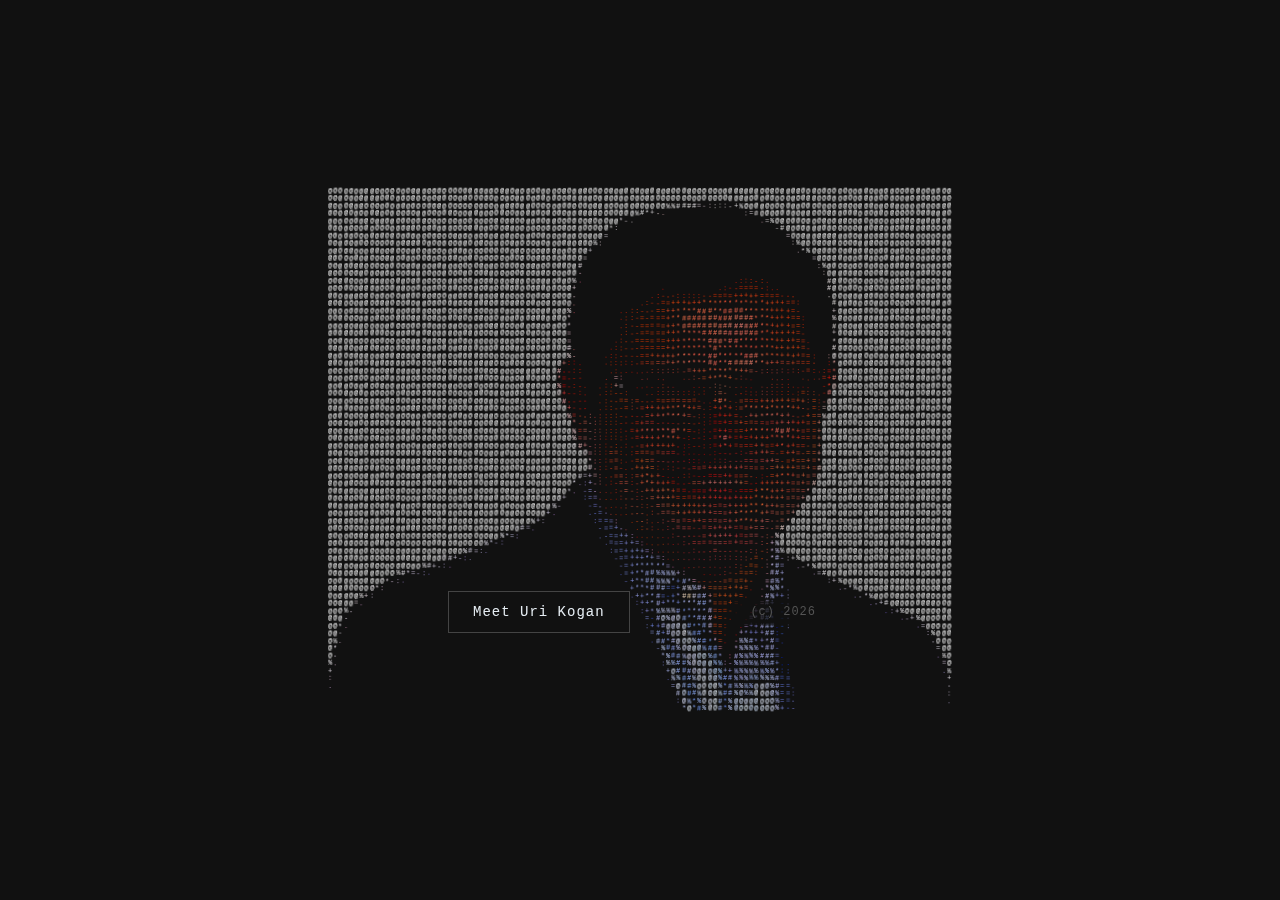
<file: index.html>
<!DOCTYPE html>
<html lang="en">
<head>
<meta charset="UTF-8">
<meta name="viewport" content="width=device-width, initial-scale=1.0">
<title>Uri Kogan - Builder PM | The Diff View v3</title>
<style>
/* ============================================================
   CSS CUSTOM PROPERTIES
   ============================================================ */
:root {
  /* Core palette - dark editor theme */
  --bg-primary: #0d1117;
  --bg-secondary: #161b22;
  --bg-tertiary: #21262d;
  --bg-hover: #30363d;
  --border-primary: #30363d;
  --border-secondary: #21262d;
  --border-accent: #58a6ff;

  /* Diff colors - FIXED for contrast (WCAG AA compliant)
     Backgrounds are subtle tints; text is always neutral high-contrast */
  --diff-red-bg: #2a1215;
  --diff-red-bg-highlight: #3d1a1e;
  --diff-red-accent: #f85149;
  --diff-red-border: #f8514966;
  --diff-green-bg: #0f2318;
  --diff-green-bg-highlight: #163d28;
  --diff-green-accent: #3fb950;
  --diff-green-border: #3fb95066;

  /* Text colors - all body text uses neutral high-contrast colors */
  --text-primary: #e6edf3;
  --text-secondary: #b1bac4;
  --text-tertiary: #8b949e;
  --text-muted: #6e7681;
  --text-link: #58a6ff;
  --text-accent: #d2a8ff;

  /* Typography */
  --font-mono: 'SF Mono', 'Cascadia Code', 'Fira Code', 'JetBrains Mono', Consolas, monospace;
  --font-sans: -apple-system, BlinkMacSystemFont, 'Segoe UI', Helvetica, Arial, sans-serif;
  --font-size-xs: 0.75rem;
  --font-size-sm: 0.8125rem;
  --font-size-base: 0.9375rem;
  --font-size-lg: 1.125rem;
  --font-size-xl: 1.5rem;
  --font-size-2xl: 2rem;
  --font-size-3xl: 2.75rem;
  --line-height-tight: 1.3;
  --line-height-normal: 1.6;
  --line-height-relaxed: 1.8;

  /* Spacing */
  --space-xs: 0.25rem;
  --space-sm: 0.5rem;
  --space-md: 1rem;
  --space-lg: 1.5rem;
  --space-xl: 2rem;
  --space-2xl: 3rem;
  --space-3xl: 4rem;

  /* Layout */
  --sidebar-width: 260px;
  --content-max-width: 960px;
  --tab-height: 38px;
  --header-height: 40px;

  /* Transitions */
  --transition-fast: 150ms ease;
  --transition-normal: 250ms ease;

  /* Radius */
  --radius-sm: 4px;
  --radius-md: 6px;
  --radius-lg: 8px;
}

/* ============================================================
   RESET & BASE
   ============================================================ */
*, *::before, *::after { box-sizing: border-box; margin: 0; padding: 0; }
html { scroll-behavior: smooth; -webkit-text-size-adjust: 100%; }

body {
  font-family: var(--font-mono);
  font-size: var(--font-size-base);
  line-height: var(--line-height-normal);
  color: var(--text-primary);
  background-color: var(--bg-primary);
  overflow-x: hidden;
}

a { color: var(--text-link); text-decoration: none; transition: color var(--transition-fast); }
a:hover { text-decoration: underline; }
::selection { background: #264f78; color: #fff; }

/* Skip nav for accessibility */
.skip-nav {
  position: absolute;
  top: -100%;
  left: var(--space-md);
  background: var(--bg-tertiary);
  color: var(--text-primary);
  padding: var(--space-sm) var(--space-md);
  border-radius: var(--radius-sm);
  z-index: 1000;
  font-size: var(--font-size-sm);
}
.skip-nav:focus { top: var(--space-sm); }

/* ============================================================
   LAYOUT: IDE-STYLE SHELL
   ============================================================ */
/* Splash screen */
#splash {
  position: fixed; top: 0; left: 0; width: 100%; height: 100%;
  background: #111; z-index: 9999; overflow: hidden;
  transition: opacity 0.8s ease;
}
#splash.fade-out { opacity: 0; pointer-events: none; }
#splash-container {
  position: absolute; top: 50%; left: 50%;
  font-family: 'Courier New', monospace;
  font-size: 7px; line-height: 7.5px; letter-spacing: 1px;
}
#splash .p {
  position: absolute; will-change: transform; white-space: pre; pointer-events: none;
}
#splash-enter {
  position: absolute; bottom: 80px; left: 120px; z-index: 2;
  font-family: 'Courier New', monospace; font-size: 14px;
  color: #e6edf3; background: rgba(17,17,17,0.7); border: 1px solid #444;
  padding: 12px 24px; cursor: pointer; letter-spacing: 1px;
  transition: border-color 0.3s, color 0.3s, opacity 1s ease;
  opacity: 0; pointer-events: none;
}
#splash-enter.visible { opacity: 1; pointer-events: auto; }
#splash-enter:hover { border-color: #58a6ff; color: #58a6ff; }
#splash-enter.pulse {
  animation: splash-pulse 2s ease-in-out infinite;
}
@keyframes splash-pulse {
  0%, 100% { border-color: #444; }
  50% { border-color: #58a6ff; }
}
#splash-copyright {
  position: absolute; bottom: 88px; right: 120px; z-index: 2;
  font-family: 'Courier New', monospace; font-size: 12px;
  color: #555; background: rgba(17,17,17,0.7); padding: 8px 16px;
  transition: opacity 1s ease; opacity: 0;
}
#splash-copyright.visible { opacity: 1; }

.app-shell { display: flex; flex-direction: column; height: 100vh; overflow: hidden; }

/* Title bar */
.title-bar {
  display: flex; align-items: center; height: var(--header-height);
  background: var(--bg-tertiary); border-bottom: 1px solid var(--border-primary);
  padding: 0 var(--space-md); flex-shrink: 0; -webkit-app-region: drag;
}
.title-bar__dots { display: flex; gap: 8px; margin-right: var(--space-lg); }
.title-bar__dot { width: 12px; height: 12px; border-radius: 50%; }
.title-bar__dot--close { background: #f85149; }
.title-bar__dot--minimize { background: #d29922; }
.title-bar__dot--maximize { background: #3fb950; }
.title-bar__title { font-size: var(--font-size-sm); color: var(--text-tertiary); flex: 1; text-align: center; }
.title-bar__title strong { color: var(--text-primary); }

.main-layout { display: flex; flex: 1; overflow: hidden; }

/* ============================================================
   SIDEBAR: FILE TREE
   ============================================================ */
.sidebar {
  width: var(--sidebar-width); background: var(--bg-secondary);
  border-right: 1px solid var(--border-primary);
  display: flex; flex-direction: column; flex-shrink: 0;
  overflow-y: auto; overflow-x: hidden;
}
.sidebar__header {
  padding: var(--space-sm) var(--space-md); font-size: var(--font-size-xs);
  color: var(--text-muted); text-transform: uppercase; letter-spacing: 0.1em;
  border-bottom: 1px solid var(--border-secondary);
  position: sticky; top: 0; background: var(--bg-secondary); z-index: 2;
}
.file-tree { list-style: none; padding: var(--space-sm) 0; font-size: var(--font-size-sm); }
.file-tree__item {
  display: flex; align-items: center; padding: 4px var(--space-md);
  cursor: pointer; color: var(--text-tertiary); position: relative;
  transition: background var(--transition-fast), color var(--transition-fast);
  white-space: nowrap; user-select: none;
}
.file-tree__item:hover { background: var(--bg-hover); color: var(--text-primary); }
.file-tree__item--active { background: var(--bg-tertiary); color: var(--text-primary); }
.file-tree__item--active::before {
  content: ''; position: absolute; left: 0; top: 0; bottom: 0;
  width: 2px; background: var(--border-accent);
}
.file-tree__icon {
  width: 16px; height: 16px; margin-right: 8px; flex-shrink: 0;
  display: flex; align-items: center; justify-content: center; font-size: 14px;
}
.file-tree__folder { padding-left: calc(var(--space-md) + 16px); }
.file-tree__divider { height: 1px; background: var(--border-secondary); margin: var(--space-sm) var(--space-md); }

.sidebar__stats {
  margin-top: auto; padding: var(--space-md); border-top: 1px solid var(--border-secondary);
}
.sidebar__stat {
  display: flex; justify-content: space-between; padding: 3px 0;
  font-size: var(--font-size-xs); color: var(--text-muted);
}
.sidebar__stat-value { color: var(--diff-green-accent); font-weight: 600; }

/* ============================================================
   TAB BAR
   ============================================================ */
.tab-bar {
  display: flex; height: var(--tab-height); background: var(--bg-secondary);
  border-bottom: 1px solid var(--border-primary);
  overflow-x: auto; flex-shrink: 0; scrollbar-width: none;
}
.tab-bar::-webkit-scrollbar { display: none; }

.tab {
  display: flex; align-items: center; padding: 0 var(--space-lg);
  font-size: var(--font-size-sm); color: var(--text-tertiary);
  background: var(--bg-secondary); border-right: 1px solid var(--border-primary);
  cursor: pointer; white-space: nowrap; position: relative; user-select: none;
  transition: background var(--transition-fast), color var(--transition-fast);
}
.tab:hover { background: var(--bg-tertiary); color: var(--text-primary); }
.tab--active { background: var(--bg-primary); color: var(--text-primary); }
.tab--active::after {
  content: ''; position: absolute; top: 0; left: 0; right: 0;
  height: 2px; background: var(--border-accent);
}
.tab__icon { margin-right: 6px; font-size: 14px; }
.tab__modified { width: 8px; height: 8px; border-radius: 50%; background: #d29922; margin-left: 8px; }

/* ============================================================
   CONTENT AREA
   ============================================================ */
.content-area { flex: 1; overflow-y: auto; overflow-x: hidden; scroll-behavior: smooth; }

.content-panel {
  display: none; padding: var(--space-2xl) var(--space-xl);
  max-width: var(--content-max-width); margin: 0 auto;
  animation: fadeIn 0.3s ease;
}
.content-panel--active { display: block; }

@keyframes fadeIn {
  from { opacity: 0; transform: translateY(8px); }
  to { opacity: 1; transform: translateY(0); }
}

/* ============================================================
   SECTION HEADERS
   ============================================================ */
.section-header {
  display: flex; align-items: center; gap: var(--space-md);
  margin-bottom: var(--space-xl); padding-bottom: var(--space-md);
  border-bottom: 1px solid var(--border-primary);
}
.section-header__version {
  font-size: var(--font-size-xs); color: var(--text-accent);
  background: #2d1b4e; padding: 2px 8px; border-radius: var(--radius-sm); font-weight: 600;
}
.section-header__title {
  font-family: var(--font-sans); font-size: var(--font-size-xl);
  font-weight: 600; color: var(--text-primary);
}
.section-header__path {
  font-size: var(--font-size-sm); color: var(--text-muted); margin-left: auto;
}

/* ============================================================
   HERO SECTION
   ============================================================ */
.hero { padding: var(--space-3xl) 0 var(--space-2xl); }

.hero__badge {
  display: inline-flex; align-items: center; gap: 6px;
  font-size: var(--font-size-xs); color: var(--text-primary);
  background: var(--diff-green-bg); border: 1px solid var(--diff-green-border);
  padding: 4px 12px; border-radius: 999px; margin-bottom: var(--space-lg);
}
.hero__badge::before {
  content: ''; width: 8px; height: 8px; border-radius: 50%;
  background: var(--diff-green-accent); animation: pulse 2s ease-in-out infinite;
}
@keyframes pulse { 0%, 100% { opacity: 0.6; } 50% { opacity: 1; } }

.hero__name {
  font-family: var(--font-sans); font-size: var(--font-size-3xl);
  font-weight: 700; color: var(--text-primary);
  line-height: var(--line-height-tight); margin-bottom: var(--space-md);
}
.hero__subtitle {
  font-size: var(--font-size-lg); color: var(--text-secondary);
  margin-bottom: var(--space-md); max-width: 640px; font-family: var(--font-sans);
  line-height: var(--line-height-normal);
}
.hero__explainer {
  font-size: var(--font-size-sm); color: var(--text-muted);
  margin-bottom: var(--space-2xl); font-style: italic;
}

/* ============================================================
   DIFF BLOCKS (used only where genuine before/after exists)
   ============================================================ */
.diff-block {
  background: var(--bg-secondary); border: 1px solid var(--border-primary);
  border-radius: var(--radius-md); overflow: hidden; margin-bottom: var(--space-xl);
}
.diff-block__header {
  display: flex; align-items: center; gap: var(--space-sm);
  padding: var(--space-sm) var(--space-md); background: var(--bg-tertiary);
  border-bottom: 1px solid var(--border-primary); font-size: var(--font-size-sm);
  color: var(--text-tertiary);
}
.diff-block__filename { color: var(--text-primary); font-weight: 600; }
.diff-block__stats { margin-left: auto; display: flex; gap: var(--space-sm); font-size: var(--font-size-xs); }
.diff-block__additions { color: var(--diff-green-accent); }
.diff-block__deletions { color: var(--diff-red-accent); }

.diff-line {
  display: flex; padding: 2px var(--space-md); font-size: var(--font-size-sm);
  line-height: 1.7; border-left: 3px solid transparent;
}
/* FIXED: Use neutral text colors on colored backgrounds for WCAG AA compliance */
.diff-line--removed {
  background: var(--diff-red-bg); border-left-color: var(--diff-red-accent);
  color: var(--text-secondary); border-left-style: dashed;
}
.diff-line--added {
  background: var(--diff-green-bg); border-left-color: var(--diff-green-accent);
  color: var(--text-primary); border-left-style: solid;
}
.diff-line--context { color: var(--text-tertiary); }
.diff-line--header { color: var(--text-accent); background: #1c1236; font-style: italic; }

.diff-line__number {
  width: 48px; flex-shrink: 0; color: var(--text-muted);
  text-align: right; padding-right: var(--space-md);
  user-select: none; font-size: var(--font-size-xs);
}
.diff-line__prefix {
  width: 20px; flex-shrink: 0; user-select: none; font-weight: 700;
}
/* Prefix colors are accent; content text stays neutral */
.diff-line--removed .diff-line__prefix { color: var(--diff-red-accent); }
.diff-line--added .diff-line__prefix { color: var(--diff-green-accent); }

.diff-line__content { flex: 1; white-space: pre-wrap; word-break: break-word; }

/* ============================================================
   STATS BAR
   ============================================================ */
.stats-bar {
  display: grid; grid-template-columns: repeat(auto-fit, minmax(140px, 1fr));
  gap: 1px; background: var(--border-primary); border: 1px solid var(--border-primary);
  border-radius: var(--radius-md); overflow: hidden; margin: var(--space-2xl) 0;
}
.stat-cell {
  background: var(--bg-secondary); padding: var(--space-lg) var(--space-md);
  text-align: center; transition: background var(--transition-fast);
}
.stat-cell:hover { background: var(--bg-tertiary); }
.stat-cell__value {
  font-size: var(--font-size-xl); font-weight: 700;
  color: var(--diff-green-accent); display: block; font-family: var(--font-sans);
}
.stat-cell__label {
  font-size: var(--font-size-xs); color: var(--text-muted); margin-top: 4px; display: block;
}

/* ============================================================
   MARKDOWN RENDERED CONTENT (for non-diff panels)
   ============================================================ */
.md-content {
  font-family: var(--font-sans);
  color: var(--text-secondary);
  line-height: var(--line-height-relaxed);
}
.md-content h2 {
  font-size: var(--font-size-xl); font-weight: 700; color: var(--text-primary);
  margin: var(--space-2xl) 0 var(--space-md); padding-bottom: var(--space-sm);
  border-bottom: 1px solid var(--border-primary);
}
.md-content h3 {
  font-size: var(--font-size-lg); font-weight: 600; color: var(--text-primary);
  margin: var(--space-xl) 0 var(--space-sm);
}
.md-content h4 {
  font-size: var(--font-size-base); font-weight: 600; color: var(--text-primary);
  margin: var(--space-lg) 0 var(--space-xs);
}
.md-content p {
  margin-bottom: var(--space-md); color: var(--text-secondary);
}
.md-content ul, .md-content ol {
  margin-bottom: var(--space-md); padding-left: var(--space-xl);
}
.md-content li {
  margin-bottom: var(--space-xs); color: var(--text-secondary);
}
.md-content strong { color: var(--text-primary); }

.md-content blockquote {
  margin: var(--space-lg) 0; padding: var(--space-md) var(--space-lg);
  border-left: 3px solid var(--text-accent); background: var(--bg-secondary);
  border-radius: 0 var(--radius-md) var(--radius-md) 0;
  font-style: italic; color: var(--text-secondary);
}
.md-content blockquote p { margin-bottom: 0; }

.md-content code {
  font-family: var(--font-mono); font-size: var(--font-size-sm);
  background: var(--bg-tertiary); padding: 2px 6px;
  border-radius: var(--radius-sm); color: var(--text-primary);
}


/* ============================================================
   PROJECT CARDS - FEATURED (large, with diff)
   ============================================================ */
.project-featured {
  background: var(--bg-secondary); border: 1px solid var(--border-primary);
  border-radius: var(--radius-md); margin-bottom: var(--space-2xl);
  overflow: hidden; transition: border-color var(--transition-normal);
}
.project-featured:hover { border-color: var(--border-accent); }

.project-featured__header {
  display: flex; align-items: center; gap: var(--space-md);
  padding: var(--space-md) var(--space-lg); background: var(--bg-tertiary);
  border-bottom: 1px solid var(--border-primary);
}
.project-featured__name { font-size: var(--font-size-base); font-weight: 600; color: var(--text-primary); }

.project-featured__body {
  padding: var(--space-lg);
  font-family: var(--font-sans);
}
.project-featured__body p {
  font-size: var(--font-size-sm); color: var(--text-secondary);
  line-height: var(--line-height-normal); margin-bottom: var(--space-md);
}
.project-featured__body strong { color: var(--text-primary); }

/* Split diff inside featured project */
.project-diff {
  display: grid; grid-template-columns: 1fr 1fr;
  border-top: 1px solid var(--border-primary);
}
.project-diff__before, .project-diff__after {
  padding: var(--space-lg);
}
.project-diff__before {
  background: var(--diff-red-bg); border-right: 1px solid var(--border-primary);
  border-left: 3px dashed var(--diff-red-accent);
}
.project-diff__after {
  background: var(--diff-green-bg);
  border-left: 3px solid var(--diff-green-accent);
}
.project-diff__label {
  display: flex; align-items: center; gap: 6px;
  font-size: var(--font-size-xs); text-transform: uppercase;
  letter-spacing: 0.1em; margin-bottom: var(--space-md); font-weight: 700;
  font-family: var(--font-mono);
}
/* Labels use accent color; text body uses neutral */
.project-diff__label--before { color: var(--diff-red-accent); }
.project-diff__label--after { color: var(--diff-green-accent); }
.project-diff__text {
  font-family: var(--font-sans); font-size: var(--font-size-sm);
  line-height: var(--line-height-normal); color: var(--text-secondary);
}

.project-featured__insight {
  padding: var(--space-md) var(--space-lg);
  border-top: 1px solid var(--border-primary); background: var(--bg-secondary);
  font-size: var(--font-size-sm); display: flex; gap: var(--space-sm); align-items: flex-start;
}
.project-featured__insight-label { color: var(--text-accent); font-weight: 700; white-space: nowrap; flex-shrink: 0; }
.project-featured__insight-text { color: var(--text-secondary); font-family: var(--font-sans); }

/* ============================================================
   PROJECT CARDS - MEDIUM (internal tools)
   ============================================================ */
.project-medium {
  background: var(--bg-secondary); border: 1px solid var(--border-primary);
  border-radius: var(--radius-md); margin-bottom: var(--space-lg);
  overflow: hidden; transition: border-color var(--transition-normal);
}
.project-medium:hover { border-color: var(--border-accent); }

.project-medium__header {
  display: flex; align-items: center; gap: var(--space-md);
  padding: var(--space-sm) var(--space-lg); background: var(--bg-tertiary);
  border-bottom: 1px solid var(--border-primary);
}
.project-medium__name { font-size: var(--font-size-sm); font-weight: 600; color: var(--text-primary); }
.project-medium__body {
  padding: var(--space-md) var(--space-lg);
  font-family: var(--font-sans); font-size: var(--font-size-sm);
  color: var(--text-secondary); line-height: var(--line-height-normal);
}
.project-medium__body strong { color: var(--text-primary); }
.project-medium__outcome {
  padding: var(--space-sm) var(--space-lg) var(--space-md);
  font-size: var(--font-size-sm); font-family: var(--font-mono);
  color: var(--text-accent);
}

/* ============================================================
   PROJECT CARDS - COMPACT (building aptitude)
   ============================================================ */
.project-compact {
  display: flex; align-items: center; gap: var(--space-md);
  background: var(--bg-secondary); border: 1px solid var(--border-primary);
  border-radius: var(--radius-md); padding: var(--space-md) var(--space-lg);
  margin-bottom: var(--space-sm); transition: border-color var(--transition-normal);
}
.project-compact:hover { border-color: var(--border-accent); }
.project-compact__name { font-size: var(--font-size-sm); font-weight: 600; color: var(--text-primary); white-space: nowrap; }
.project-compact__desc {
  font-size: var(--font-size-sm); color: var(--text-tertiary);
  font-family: var(--font-sans); flex: 1;
}
.project-compact__link {
  font-size: var(--font-size-xs); color: var(--text-link); white-space: nowrap;
}

/* ============================================================
   EXPERIENCE - CHANGELOG
   ============================================================ */
.changelog-entry { margin-bottom: var(--space-2xl); position: relative; }
.changelog-entry::before {
  content: ''; position: absolute; left: 7px; top: 28px; bottom: -24px;
  width: 2px; background: var(--border-primary);
}
.changelog-entry:last-child::before { display: none; }

.changelog-version { display: flex; align-items: center; gap: var(--space-md); margin-bottom: var(--space-md); }
.changelog-version__dot {
  width: 16px; height: 16px; border-radius: 50%;
  background: var(--bg-tertiary); border: 2px solid var(--border-accent);
  flex-shrink: 0; position: relative; z-index: 1;
}
.changelog-version__tag {
  font-size: var(--font-size-sm); font-weight: 700; color: var(--text-accent);
  background: #2d1b4e; padding: 2px 10px; border-radius: var(--radius-sm);
}
.changelog-version__title {
  font-family: var(--font-sans); font-size: var(--font-size-base);
  font-weight: 600; color: var(--text-primary);
}
.changelog-version__period { font-size: var(--font-size-xs); color: var(--text-muted); margin-left: auto; }

.changelog-body { margin-left: 32px; padding-left: var(--space-lg); }
.changelog-section { margin-bottom: var(--space-md); }
.changelog-section__label {
  font-size: var(--font-size-xs); text-transform: uppercase;
  letter-spacing: 0.05em; font-weight: 700; margin-bottom: var(--space-xs);
}
.changelog-section__label--added { color: var(--diff-green-accent); }
.changelog-section__label--changed { color: #d29922; }
.changelog-section__label--fixed { color: var(--text-link); }
.changelog-section__label--result { color: var(--text-accent); }

.changelog-item {
  font-size: var(--font-size-sm); color: var(--text-secondary); padding: 2px 0;
  padding-left: var(--space-md); position: relative; font-family: var(--font-sans);
}
.changelog-item::before { content: '-'; position: absolute; left: 0; color: var(--text-muted); }
.changelog-item--result { font-weight: 600; color: var(--text-accent); }
.changelog-item--result::before { content: '=>'; color: var(--text-accent); left: -4px; }

/* ============================================================
   TESTIMONIALS - CODE REVIEW APPROVALS
   ============================================================ */
.review-card {
  background: var(--bg-secondary); border: 1px solid var(--border-primary);
  border-radius: var(--radius-md); margin-bottom: var(--space-lg);
  overflow: hidden; transition: border-color var(--transition-normal);
}
.review-card:hover { border-color: var(--diff-green-border); }

.review-card__header {
  display: flex; align-items: center; gap: var(--space-sm);
  padding: var(--space-sm) var(--space-md); background: var(--bg-tertiary);
  border-bottom: 1px solid var(--border-primary); font-size: var(--font-size-sm);
}
.review-card__status { color: #3fb950; font-size: 16px; font-weight: 700; }
.review-card__reviewer { color: var(--text-primary); font-weight: 600; }
.review-card__role { color: var(--text-muted); font-size: var(--font-size-xs); }
.review-card__body {
  padding: var(--space-md) var(--space-lg);
  font-family: var(--font-sans); font-size: var(--font-size-sm);
  color: var(--text-secondary); line-height: var(--line-height-normal); font-style: italic;
}


/* ============================================================
   CONTACT / CTA
   ============================================================ */
.contact-section { padding: var(--space-3xl) 0; }
.contact-section__heading {
  font-family: var(--font-sans); font-size: var(--font-size-2xl);
  font-weight: 700; color: var(--text-primary); margin-bottom: var(--space-md);
}
.contact-section__sub {
  font-size: var(--font-size-base); color: var(--text-secondary);
  margin-bottom: var(--space-xl); font-family: var(--font-sans);
  max-width: 600px; line-height: var(--line-height-normal);
}

.consulting-grid {
  display: grid; grid-template-columns: repeat(auto-fit, minmax(240px, 1fr));
  gap: var(--space-md); margin-bottom: var(--space-2xl);
}
.consulting-card {
  background: var(--bg-secondary); border: 1px solid var(--border-primary);
  border-radius: var(--radius-md); padding: var(--space-lg);
}
.consulting-card__title {
  font-family: var(--font-sans); font-size: var(--font-size-sm);
  font-weight: 600; color: var(--text-primary); margin-bottom: var(--space-xs);
}
.consulting-card__desc {
  font-family: var(--font-sans); font-size: var(--font-size-xs);
  color: var(--text-tertiary); line-height: var(--line-height-normal);
}


.connect-btn {
  display: inline-flex; align-items: center; gap: var(--space-sm);
  padding: 12px 28px; background: #238636; color: #fff;
  font-family: var(--font-mono); font-size: var(--font-size-sm);
  font-weight: 600; border: 1px solid #2ea043;
  border-radius: var(--radius-md); cursor: pointer;
  transition: background var(--transition-fast), transform var(--transition-fast);
  text-decoration: none; margin-bottom: var(--space-xl);
}
.connect-btn:hover { background: #2ea043; transform: translateY(-1px); text-decoration: none; }

/* ============================================================
   STATUS BAR
   ============================================================ */
.status-bar {
  display: flex; align-items: center; height: 24px;
  padding: 0 var(--space-md); background: #0969da;
  font-size: var(--font-size-xs); color: #fff; flex-shrink: 0; gap: var(--space-lg);
}
.status-bar__item { display: flex; align-items: center; gap: 4px; white-space: nowrap; }
.status-bar__right { margin-left: auto; display: flex; gap: var(--space-lg); }

/* ============================================================
   SCROLL ANIMATION
   ============================================================ */
.reveal {
  opacity: 0; transform: translateY(16px);
  transition: opacity 0.5s ease, transform 0.5s ease;
}
.reveal--visible { opacity: 1; transform: translateY(0); }

@media (prefers-reduced-motion: reduce) {
  .reveal { opacity: 1; transform: none; transition: none; }
  @keyframes pulse { 0%, 100% { opacity: 1; } }
  .content-panel { animation: none; }
}

/* ============================================================
   MOBILE MENU TOGGLE
   ============================================================ */
.mobile-menu-btn {
  display: none; background: none; border: none;
  color: var(--text-secondary); font-size: 18px; cursor: pointer; padding: 4px;
}

.mobile-overlay {
  position: fixed; inset: 0; background: rgba(0,0,0,0.5);
  z-index: 99; display: none;
}
.mobile-overlay--visible { display: block; }

/* ============================================================
   MOBILE RESPONSIVE
   ============================================================ */
@media (max-width: 768px) {
  .mobile-menu-btn { display: flex; align-items: center; }
  .sidebar { display: none; }
  .sidebar--mobile-open {
    display: flex; position: fixed;
    top: var(--header-height); left: 0; bottom: 24px;
    width: 280px; z-index: 100;
    box-shadow: 4px 0 24px rgba(0,0,0,0.5);
  }
  .title-bar__dots { display: none; }
  .content-panel { padding: var(--space-lg) var(--space-md); }
  .hero__name { font-size: var(--font-size-2xl); }

  .project-diff { grid-template-columns: 1fr; }
  .project-diff__before { border-right: none; border-bottom: 1px solid var(--border-primary); }

  .diff-line__number { width: 32px; font-size: 10px; }
  .section-header { flex-wrap: wrap; }
  .section-header__path { margin-left: 0; width: 100%; order: -1; }

  .changelog-version { flex-wrap: wrap; }
  .changelog-version__period { margin-left: 0; width: 100%; padding-left: 32px; }

  .stats-bar { grid-template-columns: repeat(2, 1fr); }
  .tab { padding: 0 var(--space-md); font-size: var(--font-size-xs); }
  .status-bar { overflow-x: auto; }
  .consulting-grid { grid-template-columns: 1fr; }

  .project-compact { flex-direction: column; align-items: flex-start; }
}

@media (max-width: 480px) {
  .stats-bar { grid-template-columns: 1fr 1fr; }
  .hero__name { font-size: 1.6rem; }
  .diff-line { font-size: var(--font-size-xs); }
}

/* Custom scrollbar */
::-webkit-scrollbar { width: 10px; height: 10px; }
::-webkit-scrollbar-track { background: var(--bg-primary); }
::-webkit-scrollbar-thumb { background: var(--bg-hover); border-radius: 5px; border: 2px solid var(--bg-primary); }
::-webkit-scrollbar-thumb:hover { background: #484f58; }

/* Artifact placeholders */
.artifact-placeholder {
  border: 2px dashed var(--border-primary);
  border-radius: var(--radius-md);
  padding: var(--space-2xl) var(--space-lg);
  margin: var(--space-lg) 0;
  display: flex;
  flex-direction: column;
  align-items: center;
  justify-content: center;
  gap: var(--space-sm);
  background: var(--bg-secondary);
  min-height: 180px;
}
.artifact-placeholder__icon {
  font-size: 2.5rem;
  opacity: 0.5;
}
.artifact-placeholder__label {
  font-family: var(--font-sans);
  font-size: var(--font-size-sm);
  color: var(--text-muted);
  text-align: center;
}
</style>
</head>
<body>

<!-- ============================================================
     SPLASH SCREEN - ASCII Particle Assembly
     ============================================================ -->
<div id="splash">
  <div id="splash-container">
    <button id="splash-enter">Meet Uri Kogan</button>
    <div id="splash-copyright">(c) 2026</div>
  </div>
</div>

<!-- Skip navigation for accessibility -->
<a href="#main-content" class="skip-nav">Skip to main content</a>

<!-- ============================================================
     APP SHELL - IDE Chrome
     ============================================================ -->
<div class="app-shell" style="display:none;" role="application" aria-label="Portfolio website styled as a code editor">

  <!-- Title Bar -->
  <header class="title-bar">
    <button class="mobile-menu-btn" id="mobileMenuBtn" aria-label="Toggle navigation menu" aria-expanded="false">
      <span>=</span>
    </button>
    <div class="title-bar__dots" aria-hidden="true">
      <div class="title-bar__dot title-bar__dot--close"></div>
      <div class="title-bar__dot title-bar__dot--minimize"></div>
      <div class="title-bar__dot title-bar__dot--maximize"></div>
    </div>
    <div class="title-bar__title">
      <strong>uri-kogan</strong> &mdash; ~/edgewood-park
    </div>
  </header>

  <!-- Main Layout -->
  <div class="main-layout">

    <!-- Mobile Overlay -->
    <div class="mobile-overlay" id="mobileOverlay" aria-hidden="true"></div>

    <!-- Sidebar: File Tree -->
    <nav class="sidebar" id="sidebar" aria-label="File navigation">
      <div class="sidebar__header">Explorer</div>
      <ul class="file-tree" role="tree">
        <li class="file-tree__item file-tree__item--active" data-tab="hero" role="treeitem" tabindex="0" aria-selected="true">
          <span class="file-tree__icon" aria-hidden="true">~</span>
          uri-kogan.md
        </li>
        <li class="file-tree__item" data-tab="craft" role="treeitem" tabindex="0">
          <span class="file-tree__icon" aria-hidden="true">~</span>
          how-i-work.md
        </li>
        <li class="file-tree__item" data-tab="projects" role="treeitem" tabindex="0">
          <span class="file-tree__icon" aria-hidden="true">&gt;</span>
          projects/
        </li>
        <li class="file-tree__item file-tree__folder" data-tab="projects" data-scroll="project-stanford" role="treeitem" tabindex="0">
          <span class="file-tree__icon" aria-hidden="true">*</span>
          childrens-hospital.md
        </li>
        <li class="file-tree__item file-tree__folder" data-tab="projects" data-scroll="project-qualcomm" role="treeitem" tabindex="0">
          <span class="file-tree__icon" aria-hidden="true">*</span>
          tech-campus-hq.md
        </li>
        <li class="file-tree__item file-tree__folder" data-tab="projects" data-scroll="project-competition" role="treeitem" tabindex="0">
          <span class="file-tree__icon" aria-hidden="true">~</span>
          competition-bot.md
        </li>
        <li class="file-tree__item file-tree__folder" data-tab="projects" data-scroll="project-gonggpt" role="treeitem" tabindex="0">
          <span class="file-tree__icon" aria-hidden="true">~</span>
          gonggpt.md
        </li>
        <li class="file-tree__item file-tree__folder" data-tab="projects" data-scroll="project-claude-workflows" role="treeitem" tabindex="0">
          <span class="file-tree__icon" aria-hidden="true">~</span>
          claude-workflows.md
        </li>
        <li class="file-tree__item file-tree__folder" data-tab="projects" data-scroll="project-findcpa" role="treeitem" tabindex="0">
          <span class="file-tree__icon" aria-hidden="true">~</span>
          findcpa.md
        </li>
        <li class="file-tree__divider" role="separator"></li>
        <li class="file-tree__item" data-tab="experience" role="treeitem" tabindex="0">
          <span class="file-tree__icon" aria-hidden="true">~</span>
          CHANGELOG.md
        </li>
        <li class="file-tree__item" data-tab="testimonials" role="treeitem" tabindex="0">
          <span class="file-tree__icon" aria-hidden="true">~</span>
          reviews/
        </li>
        <li class="file-tree__item" data-tab="contact" role="treeitem" tabindex="0">
          <span class="file-tree__icon" aria-hidden="true">~</span>
          CONTRIBUTING.md
        </li>
      </ul>

    </nav>

    <!-- Content Area -->
    <div style="flex:1; display:flex; flex-direction:column; overflow:hidden;">

      <!-- Scrollable content -->
      <main class="content-area" id="contentArea" id="main-content">

        <!-- ========================================
             PANEL: HERO (uri-kogan.md)
             ======================================== -->
        <div class="content-panel content-panel--active" id="panel-hero" role="tabpanel">

          <div class="hero">
            <div class="hero__badge" aria-label="Status: Available for consulting and advisory">Available for consulting and advisory</div>

            <h1 class="hero__name">Uri Kogan</h1>
            <p class="hero__subtitle">Product leader who builds. 15 years of strategy, now shipping working software with agentic engineering.</p>
            <p class="hero__explainer">Product leader who builds &mdash; visualized as a code diff showing transformation</p>

            <!-- Hero diff block -->
            <div class="diff-block" aria-label="Highlights">
              <div class="diff-block__header">
                <span class="diff-block__filename">highlights.diff</span>
                <div class="diff-block__stats">
                  <span class="diff-block__additions" aria-label="3 additions">+3</span>
                  <span class="diff-block__deletions" aria-label="1 deletion">-1</span>
                </div>
              </div>
              <div class="diff-block__body">
                <div class="diff-line diff-line--removed" aria-label="Removed line">
                  <span class="diff-line__number">1</span>
                  <span class="diff-line__prefix">-</span>
                  <span class="diff-line__content">Approach: Define requirements, hand to engineering, wait</span>
                </div>
                <div class="diff-line diff-line--added" aria-label="Added line">
                  <span class="diff-line__number">1</span>
                  <span class="diff-line__prefix">+</span>
                  <span class="diff-line__content">Approach: Build working software &rarr; customer evidence &rarr; proven requirements</span>
                </div>
                <div class="diff-line diff-line--context">
                  <span class="diff-line__number">2</span>
                  <span class="diff-line__prefix"></span>
                  <span class="diff-line__content"></span>
                </div>
                <div class="diff-line diff-line--added" aria-label="Added line">
                  <span class="diff-line__number">3</span>
                  <span class="diff-line__prefix">+</span>
                  <span class="diff-line__content">Decades of GTM across buyers, sellers, and business models &mdash; I know how they think</span>
                </div>
                <div class="diff-line diff-line--added" aria-label="Added line">
                  <span class="diff-line__number">4</span>
                  <span class="diff-line__prefix">+</span>
                  <span class="diff-line__content">From competitive strategy to working prototypes, no handoff required</span>
                </div>
                <div class="diff-line diff-line--added" aria-label="Added line">
                  <span class="diff-line__number">5</span>
                  <span class="diff-line__prefix">+</span>
                  <span class="diff-line__content">Build to discover: working software surfaces what planning never could</span>
                </div>
              </div>
            </div>

            <!-- Stats bar -->
            <div class="stats-bar" aria-label="Key metrics">
              <div class="stat-cell">
                <span class="stat-cell__value">4</span>
                <span class="stat-cell__label">Zero-to-one products</span>
              </div>
              <div class="stat-cell">
                <span class="stat-cell__value">2</span>
                <span class="stat-cell__label">Successful exits</span>
              </div>
              <div class="stat-cell">
                <span class="stat-cell__value">15+</span>
                <span class="stat-cell__label">Years product leadership</span>
              </div>
              <div class="stat-cell">
                <span class="stat-cell__value">5</span>
                <span class="stat-cell__label">VP+ roles</span>
              </div>
            </div>

          </div>
        </div>

        <!-- ========================================
             PANEL: PM CRAFT (how-i-work.md)
             ======================================== -->
        <div class="content-panel" id="panel-craft" role="tabpanel">

          <div class="section-header">
            <span class="section-header__version">v8.0</span>
            <h2 class="section-header__title">How I Work</h2>
            <span class="section-header__path">~/edgewood-park/how-i-work.md</span>
          </div>

          <div class="md-content">

            <blockquote>
              <p>Product management is about three things: a product customers love, that your team can deliver, that makes your company successful. AI has given us a powerful new tool, but the job hasn't changed.</p>
            </blockquote>

            <!-- ---- Customer Intimacy ---- -->
            <div class="diff-block reveal" style="margin-bottom: var(--space-xl);">
              <div class="diff-block__header">
                <span class="diff-block__filename">customer-intimacy.diff</span>
              </div>
              <div class="diff-block__body">
                <div class="diff-line diff-line--removed"><span class="diff-line__prefix">-</span><span class="diff-line__content">Research users as a phase. Conduct interviews. Write report. Move on.</span></div>
                <div class="diff-line diff-line--added"><span class="diff-line__prefix">+</span><span class="diff-line__content">Customer relationships as ongoing practice. Build, ship, observe, expand.</span></div>
                <div class="diff-line diff-line--context"><span class="diff-line__prefix"></span><span class="diff-line__content"></span></div>
                <div class="diff-line diff-line--added"><span class="diff-line__prefix">+</span><span class="diff-line__content">Decades of B2B GTM: how buyers evaluate, how sellers sell, how deals close</span></div>
                <div class="diff-line diff-line--added"><span class="diff-line__prefix">+</span><span class="diff-line__content">CFOs, AP clerks, facilities engineers, marketers, creative supply chain</span></div>
                <div class="diff-line diff-line--added"><span class="diff-line__prefix">+</span><span class="diff-line__content">Vendor timing errors, 24/7 HVAC waste &mdash; discovered by building, not surveying</span></div>
              </div>
            </div>

            <!-- ---- Cross-Functional Leadership ---- -->
            <div class="diff-block reveal" style="margin-bottom: var(--space-xl);">
              <div class="diff-block__header">
                <span class="diff-block__filename">cross-functional-leadership.diff</span>
              </div>
              <div class="diff-block__body">
                <div class="diff-line diff-line--removed"><span class="diff-line__prefix">-</span><span class="diff-line__content">Stay in your lane. Product writes specs. Engineering builds. Marketing markets.</span></div>
                <div class="diff-line diff-line--added"><span class="diff-line__prefix">+</span><span class="diff-line__content">Do whatever the business needs. Fill gaps. Remove blockers. Translate between worlds.</span></div>
                <div class="diff-line diff-line--context"><span class="diff-line__prefix"></span><span class="diff-line__content"></span></div>
                <div class="diff-line diff-line--added"><span class="diff-line__prefix">+</span><span class="diff-line__content">Became the domain expert when no one else would</span></div>
                <div class="diff-line diff-line--added"><span class="diff-line__prefix">+</span><span class="diff-line__content">Led marketing through a leadership vacuum while shipping PM deliverables</span></div>
                <div class="diff-line diff-line--added"><span class="diff-line__prefix">+</span><span class="diff-line__content">Built customer-facing tools when engineering was focused on infrastructure</span></div>
                <div class="diff-line diff-line--added"><span class="diff-line__prefix">+</span><span class="diff-line__content">CEO strategy sessions. Sales enablement. Engineering handoffs with proven requirements.</span></div>
              </div>
            </div>

            <!-- ---- Build to Discover ---- -->
            <div class="diff-block reveal" style="margin-bottom: var(--space-xl);">
              <div class="diff-block__header">
                <span class="diff-block__filename">build-to-discover.diff</span>
              </div>
              <div class="diff-block__body">
                <div class="diff-line diff-line--removed"><span class="diff-line__prefix">-</span><span class="diff-line__content">Write requirements. Hand to engineering. Wait. Hope you got it right.</span></div>
                <div class="diff-line diff-line--added"><span class="diff-line__prefix">+</span><span class="diff-line__content">Build working software. Ship to real customers. Let the data tell you what's real.</span></div>
                <div class="diff-line diff-line--context"><span class="diff-line__prefix"></span><span class="diff-line__content"></span></div>
                <div class="diff-line diff-line--added"><span class="diff-line__prefix">+</span><span class="diff-line__content">Agentic engineering: test hypotheses before committing engineering time</span></div>
                <div class="diff-line diff-line--added"><span class="diff-line__prefix">+</span><span class="diff-line__content">Not throwaway prototypes &mdash; tools that serve real customers, generate real evidence</span></div>
                <div class="diff-line diff-line--added"><span class="diff-line__prefix">+</span><span class="diff-line__content">Working software surfaces the gap between what you assumed and what's real</span></div>
              </div>
            </div>

            <!-- ---- From Business Strategy to Shipping Code ---- -->
            <div class="diff-block reveal" style="margin-bottom: var(--space-xl);">
              <div class="diff-block__header">
                <span class="diff-block__filename">business-strategy-to-shipping-code.diff</span>
              </div>
              <div class="diff-block__body">
                <div class="diff-line diff-line--removed"><span class="diff-line__prefix">-</span><span class="diff-line__content">Analyze the market OR build the product. Pick one.</span></div>
                <div class="diff-line diff-line--added"><span class="diff-line__prefix">+</span><span class="diff-line__content">Analyze the market AND build the product. No handoff required.</span></div>
                <div class="diff-line diff-line--context"><span class="diff-line__prefix"></span><span class="diff-line__content"></span></div>
                <div class="diff-line diff-line--added"><span class="diff-line__prefix">+</span><span class="diff-line__content">Zooming out: competitive positioning at the business model level</span></div>
                <div class="diff-line diff-line--added"><span class="diff-line__prefix">+</span><span class="diff-line__content">Where incumbents are structurally constrained &mdash; build around what they can't do</span></div>
                <div class="diff-line diff-line--added"><span class="diff-line__prefix">+</span><span class="diff-line__content">Zooming in: working software, data discoveries, architecture driven by the customer</span></div>
              </div>
            </div>

            <!-- ---- Engineering Collaboration ---- -->
            <div class="diff-block reveal" style="margin-bottom: var(--space-xl);">
              <div class="diff-block__header">
                <span class="diff-block__filename">engineering-collaboration.diff</span>
              </div>
              <div class="diff-block__body">
                <div class="diff-line diff-line--removed"><span class="diff-line__prefix">-</span><span class="diff-line__content">PM who builds = threat to engineering</span></div>
                <div class="diff-line diff-line--added"><span class="diff-line__prefix">+</span><span class="diff-line__content">PM who builds = customer evidence that de-risks engineering investment</span></div>
                <div class="diff-line diff-line--context"><span class="diff-line__prefix"></span><span class="diff-line__content"></span></div>
                <div class="diff-line diff-line--added"><span class="diff-line__prefix">+</span><span class="diff-line__content">Fill the gap: engineering does foundational work, PM builds 0-1 customer tools</span></div>
                <div class="diff-line diff-line--added"><span class="diff-line__prefix">+</span><span class="diff-line__content">Prototypes become proven requirements with high-confidence specs</span></div>
                <div class="diff-line diff-line--added"><span class="diff-line__prefix">+</span><span class="diff-line__content">Match the toolset: configure AI with the team's stack so output is legible</span></div>
              </div>
            </div>

            <!-- ---- Trust as the Product ---- -->
            <div class="diff-block reveal" style="margin-bottom: var(--space-xl);">
              <div class="diff-block__header">
                <span class="diff-block__filename">trust-as-the-product.diff</span>
              </div>
              <div class="diff-block__body">
                <div class="diff-line diff-line--removed"><span class="diff-line__prefix">-</span><span class="diff-line__content">Ship fast, add guardrails later</span></div>
                <div class="diff-line diff-line--added"><span class="diff-line__prefix">+</span><span class="diff-line__content">If the user doesn't trust the system, the system doesn't matter</span></div>
                <div class="diff-line diff-line--context"><span class="diff-line__prefix"></span><span class="diff-line__content"></span></div>
                <div class="diff-line diff-line--added"><span class="diff-line__prefix">+</span><span class="diff-line__content">Don't collect what you don't need &mdash; PII stripping as trust design (Retirement Advisor)</span></div>
                <div class="diff-line diff-line--added"><span class="diff-line__prefix">+</span><span class="diff-line__content">Verify AI output systematically &mdash; source verification, eval, scope enforcement (Competition Bot)</span></div>
                <div class="diff-line diff-line--added"><span class="diff-line__prefix">+</span><span class="diff-line__content">Keep humans in control &mdash; AI informs, humans decide, kill switch always available (ODCV)</span></div>
              </div>
            </div>

            <!-- ---- What I Got Wrong ---- -->
            <div class="diff-block reveal" style="margin-bottom: var(--space-xl);">
              <div class="diff-block__header">
                <span class="diff-block__filename">what-i-got-wrong.diff</span>
              </div>
              <div class="diff-block__body">
                <div class="diff-line diff-line--removed"><span class="diff-line__prefix">-</span><span class="diff-line__content">MVP: show the data first, derive insights later</span></div>
                <div class="diff-line diff-line--removed"><span class="diff-line__prefix">-</span><span class="diff-line__content">Result: neither easy (substantial engineering) nor useful (customers didn't engage)</span></div>
                <div class="diff-line diff-line--added"><span class="diff-line__prefix">+</span><span class="diff-line__content">Right MVP: the simplest useful insight, not raw telemetry</span></div>
                <div class="diff-line diff-line--added"><span class="diff-line__prefix">+</span><span class="diff-line__content">Every yes has to be high-conviction. You have to feel the cost, not just know the principle.</span></div>
              </div>
            </div>

          </div>
        </div>

        <!-- ========================================
             PANEL: PROJECTS (projects/)
             ======================================== -->
        <div class="content-panel" id="panel-projects" role="tabpanel">

          <div class="section-header">
            <span class="section-header__version">v2.0</span>
            <h2 class="section-header__title">Projects</h2>
            <span class="section-header__path">~/edgewood-park/projects/</span>
          </div>

          <!-- ===== FEATURED: Children's Hospital ODCV ===== -->
          <div class="project-featured reveal" id="project-stanford">
            <div class="project-featured__header">
              <span class="project-featured__name">childrens-hospital.md</span>
            </div>
            <div class="project-featured__body">
              <p><strong>Premier West Coast Children's Hospital &mdash; ODCV Data Validation</strong></p>
              <p>Narrow validation at scale: the same occupancy compliance rule applied across 100+ VAV zones. Built automated Slack reports, HTML timeline viewer, and the core savings calculation engine. TimescaleDB for time-series data handling.</p>
              <p><strong>Architecture driven by data model:</strong> The hospital's zones were homogeneous &mdash; same rule applied 100 times. This meant a narrow, deep validation engine that could catch deviations reliably at scale.</p>
              <!-- Placeholder for visual artifact -->
              <div class="artifact-placeholder reveal" aria-label="Dashboard screenshot placeholder">
                <div class="artifact-placeholder__icon">[img]</div>
                <div class="artifact-placeholder__label">Timeline validation dashboard &mdash; screenshot</div>
              </div>
            </div>
            <div class="project-diff" aria-label="Before and after comparison for children's hospital project">
              <div class="project-diff__before">
                <div class="project-diff__label project-diff__label--before" aria-label="Before state">&#x2212; Before</div>
                <p class="project-diff__text">Expected missing data. Assumed the programmed sequence of operations (a very simple timing rule) was implemented correctly by the controls vendor. Trusted that the MSI had done their job.</p>
              </div>
              <div class="project-diff__after">
                <div class="project-diff__label project-diff__label--after" aria-label="After state">+ After</div>
                <p class="project-diff__text">Data was rarely missing. But the SOO was implemented incorrectly. Vendor completely missed the timing delays (15 min occupied to standby, 5 min standby to occupied). Savings being left on the table. Customer trust shifted from their MSI to us.</p>
              </div>
            </div>
            <div class="project-featured__insight">
              <span class="project-featured__insight-label">OUTCOME:</span>
              <span class="project-featured__insight-text">23-30% energy savings demonstrated. Led to a public case study. Expansion discussions now underway across the children's, adult, medical school, and university campuses. Internal reaction to the dashboard: "THIS IS FUCKING AWESOME."</span>
            </div>
          </div>

          <!-- ===== FEATURED: Tech Campus HQ ===== -->
          <div class="project-featured reveal" id="project-qualcomm">
            <div class="project-featured__header">
              <span class="project-featured__name">tech-campus-hq.md</span>
            </div>
            <div class="project-featured__body">
              <p><strong>Top Tech Company HQ &mdash; ODCV Commissioning &amp; M&amp;V</strong></p>
              <p>Comprehensive validation of complexity: 103 heterogeneous BACnet metrics across 7 groups, 3 independent detectors (flatlining, gap, range), composite health scoring system, configurable thresholds per metric type.</p>
              <p><strong>Architecture driven by data model:</strong> The campus equipment was heterogeneous &mdash; 103 different metrics needing completely different validation logic. This meant a wide, configurable detection engine with per-metric-type thresholds and composite scoring.</p>
              <!-- Placeholder for visual artifact -->
              <div class="artifact-placeholder reveal" aria-label="Commissioning dashboard screenshot placeholder">
                <div class="artifact-placeholder__icon">[img]</div>
                <div class="artifact-placeholder__label">Health scoring dashboard &mdash; screenshot</div>
              </div>
            </div>
            <div class="project-diff" aria-label="Before and after comparison for tech campus project">
              <div class="project-diff__before">
                <div class="project-diff__label project-diff__label--before" aria-label="Before state">&#x2212; Before</div>
                <p class="project-diff__text">Built initially to validate only operating hours when ODCV was active. Assumed off-hours were not relevant. BMS was delivering 17,700 CFM continuously &mdash; over 3&times; the ASHRAE 62.1 code requirement at full design occupancy.</p>
              </div>
              <div class="project-diff__after">
                <div class="project-diff__label project-diff__label--after" aria-label="After state">+ After</div>
                <p class="project-diff__text">Expanded data aperture after seeing odd pre-hours behavior. Discovered nights and weekends systems running as if occupied 24/7. 90% OA reduction achieved (96% on weekends). A configuration error that had been bleeding money invisibly.</p>
              </div>
            </div>
            <div class="project-featured__insight">
              <span class="project-featured__insight-label">OUTCOME:</span>
              <span class="project-featured__insight-text">27% building-level energy reduction. 4.58 metric tons CO2 avoided. Zero comfort complaints. Customer now considering expansion across their entire campus and other campuses worldwide. Same PM, same domain, radically different architecture than the hospital &mdash; because the data model demanded it.</span>
            </div>
          </div>

          <!-- ===== MEDIUM: Competition Bot ===== -->

          <div class="project-medium reveal" id="project-competition">
            <div class="project-medium__header">
              <span class="project-medium__name">competition-bot.md</span>
            </div>
            <div class="project-medium__body">
              <p><strong>Multi-agent competitive intelligence platform.</strong> Built rich competitive profiles, battlecards, and comparison matrices. Shared with sales. Their biggest feedback: "How can I use this to respond to a prospect on a call?" Built a chatbot on the validated knowledge corpus covering dozens of competitors.</p>
              <p><strong>Sequence mattered:</strong> If the chatbot came first, the knowledge corpus and data validation system wouldn't exist. Built an eval system to ensure the chatbot was generating good answers. Discovered the agent was sometimes answering with information beyond its scope &mdash; tightened instructions to enforce boundaries.</p>
            </div>
            <div class="project-medium__outcome">=> CEO Alex called it "great potential to accelerate our strategic and GTM efforts."</div>
          </div>

          <div class="project-medium reveal" id="project-gonggpt">
            <div class="project-medium__header">
              <span class="project-medium__name">gonggpt.md</span>
            </div>
            <div class="project-medium__body">
              <p><strong>Voice-of-customer intelligence pipeline.</strong> Originally built for Product to systematically understand customer objections and feature requests from sales calls. 5-stage ETL: ingestion, speaker classification, transcript enrichment, insight extraction, structured output. 11 configuration sheet types for customizable analysis.</p>
              <p><strong>Cross-functional adoption:</strong> Marketing adopted it as a key input for ABM content generation &mdash; turning real customer objections expressed on calls into targeted content addressing those exact concerns. Became critical infrastructure for understanding VOC across the organization.</p>
            </div>
            <div class="project-medium__outcome">=> Product insight + marketing content from the same pipeline. VOC at scale.</div>
          </div>


          <div class="project-compact reveal" id="project-claude-workflows">
            <span class="project-compact__name">claude-workflows.md</span>
            <span class="project-compact__desc">Pre-dated Anthropic's CoWork. React + Hono + TypeScript. Permission dialogs with risk stratification, sandboxed execution. Evidence of product sense: saw the same opportunity as Anthropic's product team.</span>
          </div>

          <div class="project-compact reveal" id="project-findcpa">
            <span class="project-compact__name">findcpa.md</span>
            <span class="project-compact__desc">Integrity-first CPA matching marketplace. Guide-over-list design philosophy. Multi-Claude team workflow for development.</span>
            <a href="https://findcpa.vercel.app" target="_blank" rel="noopener" class="project-compact__link">findcpa.vercel.app &rarr;</a>
          </div>

        </div>

        <!-- ========================================
             PANEL: EXPERIENCE (CHANGELOG.md)
             ======================================== -->
        <div class="content-panel" id="panel-experience" role="tabpanel">

          <div class="section-header">
            <span class="section-header__version">CHANGELOG</span>
            <h2 class="section-header__title">Experience</h2>
            <span class="section-header__path">~/edgewood-park/CHANGELOG.md</span>
          </div>

          <!-- v7.0 -->
          <div class="changelog-entry reveal">
            <div class="changelog-version">
              <div class="changelog-version__dot"></div>
              <span class="changelog-version__tag">v7.0</span>
              <span class="changelog-version__title">R-Zero &mdash; VP Product &amp; Product Marketing</span>
              <span class="changelog-version__period">2023 &ndash; Present</span>
            </div>
            <div class="changelog-body">
              <div class="changelog-section">
                <div class="changelog-section__label changelog-section__label--added">Added</div>
                <div class="changelog-item">ODCV pilot program: theory to deployment to proven value across 3 customer sites (23-30% energy savings)</div>
                <div class="changelog-item">Pioneered agentic engineering across the company (Claude Code)</div>
                <div class="changelog-item">AI content pipeline: customer objections to targeted blog posts (6 in 4 weeks)</div>
                <div class="changelog-item">Passive fault detection POC achieving 95% precision</div>
                <div class="changelog-item">Company-wide AI adoption leadership</div>
              </div>
              <div class="changelog-section">
                <div class="changelog-section__label changelog-section__label--changed">Changed</div>
                <div class="changelog-item">Pivoted company from UV disinfection hardware to CRE analytics platform</div>
                <div class="changelog-item">Led marketing through leadership vacuum while maintaining PM responsibilities</div>
                <div class="changelog-item">Overhauled company messaging and competitive positioning</div>
              </div>
              <div class="changelog-section">
                <div class="changelog-section__label changelog-section__label--result">Result</div>
                <div class="changelog-item changelog-item--result">10-15% energy savings recovered for pilot customers</div>
                <div class="changelog-item changelog-item--result">Public case study and expansion conversations</div>
              </div>
            </div>
          </div>

          <!-- v6.0 -->
          <div class="changelog-entry reveal">
            <div class="changelog-version">
              <div class="changelog-version__dot"></div>
              <span class="changelog-version__tag">v6.0</span>
              <span class="changelog-version__title">LeapFin &mdash; VP Marketing</span>
              <span class="changelog-version__period">2022 &ndash; 2023</span>
            </div>
            <div class="changelog-body">
              <div class="changelog-section">
                <div class="changelog-section__label changelog-section__label--added">Added</div>
                <div class="changelog-item">Marketing function from scratch (Series A)</div>
                <div class="changelog-item">$13M pipeline, $1.4M ARR YoY</div>
              </div>
              <div class="changelog-section">
                <div class="changelog-section__label changelog-section__label--result">Result</div>
                <div class="changelog-item changelog-item--result">100% marketing-sourced pipeline</div>
              </div>
            </div>
          </div>

          <!-- v5.0 -->
          <div class="changelog-entry reveal">
            <div class="changelog-version">
              <div class="changelog-version__dot"></div>
              <span class="changelog-version__tag">v5.0</span>
              <span class="changelog-version__title">OnPlan &mdash; VP Marketing</span>
              <span class="changelog-version__period">2021 &ndash; 2022</span>
            </div>
            <div class="changelog-body">
              <div class="changelog-section">
                <div class="changelog-section__label changelog-section__label--added">Added</div>
                <div class="changelog-item">Marketing function from scratch (seed stage)</div>
              </div>
              <div class="changelog-section">
                <div class="changelog-section__label changelog-section__label--changed">Changed</div>
                <div class="changelog-item">Complete rebrand and positioning overhaul</div>
                <div class="changelog-item">ASP increased 50% through better packaging</div>
                <div class="changelog-item">Time to value shortened through improved implementation practices</div>
              </div>
              <div class="changelog-section">
                <div class="changelog-section__label changelog-section__label--result">Result</div>
                <div class="changelog-item changelog-item--result">3X+ YoY ARR growth</div>
              </div>
            </div>
          </div>

          <!-- v4.0 -->
          <div class="changelog-entry reveal">
            <div class="changelog-version">
              <div class="changelog-version__dot"></div>
              <span class="changelog-version__tag">v4.0</span>
              <span class="changelog-version__title">AppZen &mdash; VP Product Marketing / Interim CMO</span>
              <span class="changelog-version__period">2019 &ndash; 2021</span>
            </div>
            <div class="changelog-body">
              <div class="changelog-section">
                <div class="changelog-section__label changelog-section__label--fixed">Fixed</div>
                <div class="changelog-item">Net retention: 90% &rarr; 125%</div>
              </div>
              <div class="changelog-section">
                <div class="changelog-section__label changelog-section__label--added">Added</div>
                <div class="changelog-item">4 product launches, new category with full GTM</div>
              </div>
              <div class="changelog-section">
                <div class="changelog-section__label changelog-section__label--changed">Changed</div>
                <div class="changelog-item">Repositioned during pandemic</div>
              </div>
            </div>
          </div>

          <!-- v3.0 -->
          <div class="changelog-entry reveal">
            <div class="changelog-version">
              <div class="changelog-version__dot"></div>
              <span class="changelog-version__tag">v3.0</span>
              <span class="changelog-version__title">Nuxeo &mdash; VP Product Marketing</span>
              <span class="changelog-version__period">2016 &ndash; 2019</span>
            </div>
            <div class="changelog-body">
              <div class="changelog-section">
                <div class="changelog-section__label changelog-section__label--changed">Changed</div>
                <div class="changelog-item">Repositioned developer product to Enterprise SaaS</div>
                <div class="changelog-item">Created "Product Asset Management" category</div>
              </div>
              <div class="changelog-section">
                <div class="changelog-section__label changelog-section__label--result">Result</div>
                <div class="changelog-item changelog-item--result">Pipeline, deal size, ARR all 3X &rarr; 12X ARR exit</div>
              </div>
            </div>
          </div>

          <!-- v2.0 -->
          <div class="changelog-entry reveal">
            <div class="changelog-version">
              <div class="changelog-version__dot"></div>
              <span class="changelog-version__tag">v2.0</span>
              <span class="changelog-version__title">HP &mdash; Director Product Marketing</span>
              <span class="changelog-version__period">2008 &ndash; 2016</span>
            </div>
            <div class="changelog-body">
              <div class="changelog-section">
                <div class="changelog-section__label changelog-section__label--fixed">Fixed</div>
                <div class="changelog-item">Returned shrinking business to growth</div>
              </div>
              <div class="changelog-section">
                <div class="changelog-section__label changelog-section__label--added">Added</div>
                <div class="changelog-item">Leads increased 5X via content marketing</div>
              </div>
              <div class="changelog-section">
                <div class="changelog-section__label changelog-section__label--changed">Changed</div>
                <div class="changelog-item">Led marketing for internal startup with HP + VC-funded partners</div>
              </div>
            </div>
          </div>

          <!-- v1.0 -->
          <div class="changelog-entry reveal">
            <div class="changelog-version">
              <div class="changelog-version__dot"></div>
              <span class="changelog-version__tag">v1.0</span>
              <span class="changelog-version__title">Education</span>
              <span class="changelog-version__period">Northwestern University</span>
            </div>
            <div class="changelog-body">
              <div class="changelog-section">
                <div class="changelog-section__label changelog-section__label--added">Added</div>
                <div class="changelog-item">MBA &mdash; Kellogg School of Management</div>
                <div class="changelog-item">BA Economics</div>
                <div class="changelog-item">B. Music, Opera Performance</div>
              </div>
            </div>
          </div>

        </div>

        <!-- ========================================
             PANEL: TESTIMONIALS (reviews/)
             ======================================== -->
        <div class="content-panel" id="panel-testimonials" role="tabpanel">

          <div class="section-header">
            <h2 class="section-header__title">Reviews</h2>
            <span class="section-header__path">~/edgewood-park/reviews/</span>
          </div>

          <div class="review-card reveal">
            <div class="review-card__header">
              <span class="review-card__status" aria-label="Approved">&#10003;</span>
              <span class="review-card__reviewer">Chris McLaughlin</span>
              <span class="review-card__role">Chief Product Officer, Nuxeo</span>
            </div>
            <div class="review-card__body">
              "Uri was instrumental in positioning the company in the Digital Asset Management space and in developing our enterprise DAM GTM strategy. He is also very adept at learning new technologies and markets and rapidly establishing himself as a thought leader."
            </div>
          </div>

          <div class="review-card reveal">
            <div class="review-card__header">
              <span class="review-card__status" aria-label="Approved">&#10003;</span>
              <span class="review-card__reviewer">Kuldeep Misri</span>
              <span class="review-card__role">Director PM, Salesforce</span>
            </div>
            <div class="review-card__body">
              "Uri is one of the best leaders I've worked with. He's an execution machine. He singlehandedly relaunched our product... Despite being new to our market, he became an expert and compelling spokesperson within a few months."
            </div>
          </div>

          <div class="review-card reveal">
            <div class="review-card__header">
              <span class="review-card__status" aria-label="Approved">&#10003;</span>
              <span class="review-card__reviewer">Caitlin Steel</span>
              <span class="review-card__role">M2 Product, Leapfin</span>
            </div>
            <div class="review-card__body">
              "Uri was a key collaborator when I led product at Leapfin, helping sharpen my thinking about the product vision and roadmap. I have worked with him extensively since then as a coach and thought partner to problem solve product strategy, internal alignment, and management challenges. He brings clarity and originality to every conversation and connects the dots in ways I've never seen."
            </div>
          </div>

          <div class="review-card reveal">
            <div class="review-card__header">
              <span class="review-card__status" aria-label="Approved">&#10003;</span>
              <span class="review-card__reviewer">Wendy Yale</span>
              <span class="review-card__role">CMO, AppZen</span>
            </div>
            <div class="review-card__body">
              "As interim CMO, Uri lay a strong foundation that helped me quickly establish myself when I joined AppZen as CMO. His transparency and clear understanding of marketing, the state of the product, and the opportunities and challenges across the business were prescient."
            </div>
          </div>

          <div class="review-card reveal">
            <div class="review-card__header">
              <span class="review-card__status" aria-label="Approved">&#10003;</span>
              <span class="review-card__reviewer">Kash Kapadia</span>
              <span class="review-card__role">VP, HP</span>
            </div>
            <div class="review-card__body">
              "Uri was a central leader in our launch of new businesses combining software, services, and global distribution."
            </div>
          </div>

          <div class="review-card reveal">
            <div class="review-card__header">
              <span class="review-card__status" aria-label="Approved">&#10003;</span>
              <span class="review-card__reviewer">David Greenbaum</span>
              <span class="review-card__role">CEO, OnPlan</span>
            </div>
            <div class="review-card__body">
              "Uri delivered phenomenal work. His strategic marketing, product, and Board management work was critical to our success, and his presence elevated our management team. Uri's ideas and execution helped us dramatically increase our selling price in just a few months."
            </div>
          </div>


        </div>

        <!-- ========================================
             PANEL: CONTACT (CONTRIBUTING.md)
             ======================================== -->
        <div class="content-panel" id="panel-contact" role="tabpanel">

          <div class="section-header">
            <h2 class="section-header__title">Let's Work Together</h2>
            <span class="section-header__path">~/edgewood-park/CONTRIBUTING.md</span>
          </div>

          <div class="contact-section">

            <h2 class="contact-section__heading">Available for Consulting &amp; Advisory</h2>
            <p class="contact-section__sub">
              Someone doing the work who can help others do it too. I teach teams to use agentic engineering, help product and engineering collaborate as AI shifts roles, and advise on applied AI product strategy.
            </p>

            <div class="consulting-grid reveal">
              <div class="consulting-card">
                <div class="consulting-card__title">Agentic Engineering Coaching</div>
                <div class="consulting-card__desc">Teach teams to use AI tools to move faster and be more customer-centric. Not prompt engineering &mdash; product engineering with AI as a collaborator.</div>
              </div>
              <div class="consulting-card">
                <div class="consulting-card__title">Eng/Product Collaboration</div>
                <div class="consulting-card__desc">Help engineering and product teams collaborate better as AI shifts traditional role boundaries. Who builds what, when, and why.</div>
              </div>
              <div class="consulting-card">
                <div class="consulting-card__title">Applied AI Product Strategy</div>
                <div class="consulting-card__desc">Helping companies figure out how to use AI to solve their specific business problems. Not generic "add AI" advice &mdash; analysis of your competitive landscape, your customers, your constraints.</div>
              </div>
            </div>

            <a href="https://linkedin.com/in/kogan/" target="_blank" rel="noopener" class="connect-btn">
              <span aria-hidden="true">&#8631;</span>
              Merge &mdash; Connect on LinkedIn
            </a>
          </div>

        </div>

      </main><!-- /content-area -->
    </div><!-- /content column -->

  </div><!-- /main-layout -->

  <!-- Status Bar -->
  <footer class="status-bar" aria-label="Status bar">
    <div class="status-bar__item">
      Available for consulting and advisory
    </div>
    <div class="status-bar__right">
      <div class="status-bar__item">linkedin.com/in/kogan</div>
    </div>
  </footer>

</div><!-- /app-shell -->


<!-- ============================================================
     JAVASCRIPT: Tab Navigation, Animations, Mobile Menu, Keyboard
     ============================================================ -->
<script>
(function() {
  'use strict';

  // ---- DOM References ----
  var panels = document.querySelectorAll('.content-panel');
  var fileItems = document.querySelectorAll('.file-tree__item');
  var contentArea = document.getElementById('contentArea');
  var sidebar = document.getElementById('sidebar');
  var mobileMenuBtn = document.getElementById('mobileMenuBtn');
  var mobileOverlay = document.getElementById('mobileOverlay');

  var fileMap = {
    'hero': 'uri-kogan.md',
    'craft': 'how-i-work.md',
    'projects': 'projects/',
    'experience': 'CHANGELOG.md',
    'testimonials': 'reviews/',
    'contact': 'CONTRIBUTING.md'
  };

  // ---- Navigation ----
  function activateTab(tabId) {
    panels.forEach(function(panel) {
      panel.classList.toggle('content-panel--active', panel.id === 'panel-' + tabId);
    });

    fileItems.forEach(function(item) {
      if (!item.dataset.scroll) {
        item.classList.toggle('file-tree__item--active', item.dataset.tab === tabId);
        item.setAttribute('aria-selected', item.dataset.tab === tabId ? 'true' : 'false');
      }
    });

    contentArea.scrollTop = 0;

    requestAnimationFrame(function() { observeReveals(); });

    closeMobileMenu();
  }

  // File tree click/keyboard handlers
  fileItems.forEach(function(item) {
    function handleActivation() {
      var tabId = item.dataset.tab;
      var scrollTarget = item.dataset.scroll;

      activateTab(tabId);

      if (scrollTarget) {
        requestAnimationFrame(function() {
          var target = document.getElementById(scrollTarget);
          if (target) {
            setTimeout(function() {
              target.scrollIntoView({ behavior: 'smooth', block: 'start' });
            }, 100);
          }
        });

        fileItems.forEach(function(fi) { fi.classList.remove('file-tree__item--active'); });
        item.classList.add('file-tree__item--active');
      }
    }

    item.addEventListener('click', handleActivation);
    item.addEventListener('keydown', function(e) {
      if (e.key === 'Enter' || e.key === ' ') {
        e.preventDefault();
        handleActivation();
      }
    });
  });

  // ---- Mobile Menu ----
  function closeMobileMenu() {
    sidebar.classList.remove('sidebar--mobile-open');
    mobileOverlay.classList.remove('mobile-overlay--visible');
    if (mobileMenuBtn) mobileMenuBtn.setAttribute('aria-expanded', 'false');
  }

  if (mobileMenuBtn) {
    mobileMenuBtn.addEventListener('click', function() {
      var isOpen = sidebar.classList.toggle('sidebar--mobile-open');
      mobileOverlay.classList.toggle('mobile-overlay--visible');
      this.setAttribute('aria-expanded', isOpen ? 'true' : 'false');
    });
  }

  if (mobileOverlay) {
    mobileOverlay.addEventListener('click', closeMobileMenu);
  }

  // ---- Scroll Reveal Animation ----
  var observer;
  var prefersReducedMotion = window.matchMedia('(prefers-reduced-motion: reduce)').matches;

  function observeReveals() {
    if (prefersReducedMotion) {
      // Show everything immediately
      document.querySelectorAll('.reveal').forEach(function(el) {
        el.classList.add('reveal--visible');
      });
      return;
    }

    var reveals = document.querySelectorAll('.reveal:not(.reveal--visible)');

    if (!observer) {
      observer = new IntersectionObserver(function(entries) {
        entries.forEach(function(entry) {
          if (entry.isIntersecting) {
            entry.target.classList.add('reveal--visible');
            observer.unobserve(entry.target);
          }
        });
      }, {
        root: contentArea,
        threshold: 0.1,
        rootMargin: '0px 0px -40px 0px'
      });
    }

    reveals.forEach(function(el) { observer.observe(el); });
  }

  observeReveals();

  // ---- Keyboard Navigation ----
  document.addEventListener('keydown', function(e) {
    if ((e.metaKey || e.ctrlKey) && e.key >= '1' && e.key <= '7') {
      e.preventDefault();
      var tabIds = ['hero', 'craft', 'projects', 'experience', 'testimonials', 'contact'];
      var index = parseInt(e.key) - 1;
      if (tabIds[index]) activateTab(tabIds[index]);
    }
    if (e.key === 'Escape') closeMobileMenu();
  });

  // ---- Stat Animation ----
  var statCells = document.querySelectorAll('.stat-cell__value');
  var statsObserved = false;

  if (!prefersReducedMotion) {
    var statsObserver = new IntersectionObserver(function(entries) {
      entries.forEach(function(entry) {
        if (entry.isIntersecting && !statsObserved) {
          statsObserved = true;
          statCells.forEach(function(cell, index) {
            cell.style.opacity = '0';
            cell.style.transform = 'translateY(10px)';
            cell.style.transition = 'opacity 0.4s ease, transform 0.4s ease';
            setTimeout(function() {
              cell.style.opacity = '1';
              cell.style.transform = 'translateY(0)';
            }, index * 100);
          });
        }
      });
    }, { root: contentArea, threshold: 0.5 });

    statCells.forEach(function(cell) { statsObserver.observe(cell); });
  }

  // ---- Hover effects ----
  document.querySelectorAll('.project-featured, .project-medium').forEach(function(card) {
    card.addEventListener('mouseenter', function() {
      this.style.boxShadow = '0 4px 24px rgba(88, 166, 255, 0.08)';
    });
    card.addEventListener('mouseleave', function() {
      this.style.boxShadow = 'none';
    });
  });

  document.querySelectorAll('.review-card').forEach(function(card) {
    card.addEventListener('mouseenter', function() {
      var status = this.querySelector('.review-card__status');
      if (status) { status.style.transform = 'scale(1.2)'; status.style.transition = 'transform 0.2s ease'; }
    });
    card.addEventListener('mouseleave', function() {
      var status = this.querySelector('.review-card__status');
      if (status) { status.style.transform = 'scale(1)'; }
    });
  });

})();
</script>

<!-- Splash screen data + logic -->
<script src="splash-data.js"></script>
<script>
(function() {
  var W = SPLASH_DATA.w;
  var H = SPLASH_DATA.h;
  var particles = SPLASH_DATA.p;
  var CHAR_W = 5.2;
  var ROW_H = 7.5;
  var gridW = W * CHAR_W;
  var gridH = H * ROW_H;

  var container = document.getElementById('splash-container');
  container.style.marginLeft = (-gridW / 2) + 'px';
  container.style.marginTop = (-gridH / 2) + 'px';
  container.style.width = gridW + 'px';
  container.style.height = gridH + 'px';

  var vw = window.innerWidth;
  var vh = window.innerHeight;
  var centerRow = H / 2;
  var centerCol = W / 2;
  var maxDist = Math.sqrt(centerRow * centerRow + centerCol * centerCol);

  var fragment = document.createDocumentFragment();
  var spans = [];

  for (var i = 0; i < particles.length; i++) {
    var row = particles[i][0], col = particles[i][1], ch = particles[i][2];
    var r = particles[i][3], g = particles[i][4], b = particles[i][5];
    var tx = col * CHAR_W;
    var ty = row * ROW_H;
    var sx = (Math.random() - 0.5) * vw * 1.5 + gridW / 2;
    var sy = (Math.random() - 0.5) * vh * 1.5 + gridH / 2;
    var dr = row - centerRow, dc = col - centerCol;
    var dist = Math.sqrt(dr * dr + dc * dc);
    var delay = (dist / maxDist) * 1800;

    var span = document.createElement('span');
    span.className = 'p';
    span.textContent = ch;
    span.style.color = 'rgb(' + r + ',' + g + ',' + b + ')';
    span.style.left = tx + 'px';
    span.style.top = ty + 'px';
    span.style.transform = 'translate(' + (sx - tx) + 'px,' + (sy - ty) + 'px)';
    span.style.opacity = '0';
    fragment.appendChild(span);
    spans.push({ el: span, sx: sx, sy: sy, tx: tx, ty: ty, delay: delay });
  }
  container.appendChild(fragment);

  var MOVE_DURATION = 4000;
  var startTime = null;

  function easeOutCubic(t) { return 1 - Math.pow(1 - t, 3); }

  requestAnimationFrame(function firstFrame(now) {
    for (var i = 0; i < spans.length; i++) spans[i].el.style.opacity = '1';
    startTime = now;
    requestAnimationFrame(animate);
  });

  function animate(now) {
    var elapsed = now - startTime;
    var allDone = true;
    for (var i = 0; i < spans.length; i++) {
      var s = spans[i];
      var localElapsed = elapsed - s.delay;
      if (localElapsed < 0) { allDone = false; continue; }
      var t = localElapsed / MOVE_DURATION;
      if (t >= 1) { t = 1; } else { allDone = false; }
      var ease = easeOutCubic(t);
      var cx = s.sx + (s.tx - s.sx) * ease;
      var cy = s.sy + (s.ty - s.sy) * ease;
      s.el.style.transform = 'translate(' + (cx - s.tx) + 'px,' + (cy - s.ty) + 'px)';
    }
    if (!allDone) {
      requestAnimationFrame(animate);
    } else {
      for (var i = 0; i < spans.length; i++) spans[i].el.style.transform = 'translate(0,0)';
      onAssemblyComplete();
    }
  }

  function onAssemblyComplete() {
    // Show labels
    document.getElementById('splash-enter').classList.add('visible');
    document.getElementById('splash-copyright').classList.add('visible');
    var enterBtn = document.getElementById('splash-enter');
    enterBtn.classList.add('pulse');

    // Start repulsion
    var mouseX = -9999, mouseY = -9999;
    var RADIUS = 60, STRENGTH = 40, SPRING = 0.15;
    var offsets = new Float32Array(spans.length * 2);
    var containerRect = container.getBoundingClientRect();

    document.addEventListener('mousemove', function(e) {
      mouseX = e.clientX - containerRect.left;
      mouseY = e.clientY - containerRect.top;
    });
    document.addEventListener('mouseleave', function() { mouseX = -9999; mouseY = -9999; });
    window.addEventListener('resize', function() { containerRect = container.getBoundingClientRect(); });

    function repulse() {
      for (var i = 0; i < spans.length; i++) {
        var s = spans[i];
        var dx = s.tx - mouseX, dy = s.ty - mouseY;
        var dist = Math.sqrt(dx * dx + dy * dy);
        var targetDx = 0, targetDy = 0;
        if (dist < RADIUS && dist > 0.1) {
          var force = (1 - dist / RADIUS) * STRENGTH;
          targetDx = (dx / dist) * force;
          targetDy = (dy / dist) * force;
        }
        var idx = i * 2;
        offsets[idx] += (targetDx - offsets[idx]) * SPRING;
        offsets[idx + 1] += (targetDy - offsets[idx + 1]) * SPRING;
        var ox = offsets[idx], oy = offsets[idx + 1];
        if (Math.abs(ox) > 0.1 || Math.abs(oy) > 0.1) {
          s.el.style.transform = 'translate(' + ox + 'px,' + oy + 'px)';
        } else if (s.el.style.transform !== 'translate(0,0)') {
          s.el.style.transform = 'translate(0,0)';
        }
      }
      requestAnimationFrame(repulse);
    }
    requestAnimationFrame(repulse);

    // Click to enter site
    enterBtn.addEventListener('click', function() {
      var splash = document.getElementById('splash');
      splash.classList.add('fade-out');
      var appShell = document.querySelector('.app-shell');
      appShell.style.display = '';
      setTimeout(function() {
        splash.style.display = 'none';
        // Trigger reveal animations on the hero panel
        document.querySelectorAll('#panel-hero .reveal').forEach(function(el) {
          el.classList.add('revealed');
        });
      }, 800);
    });
  }
})();
</script>

</body>
</html>
</file>
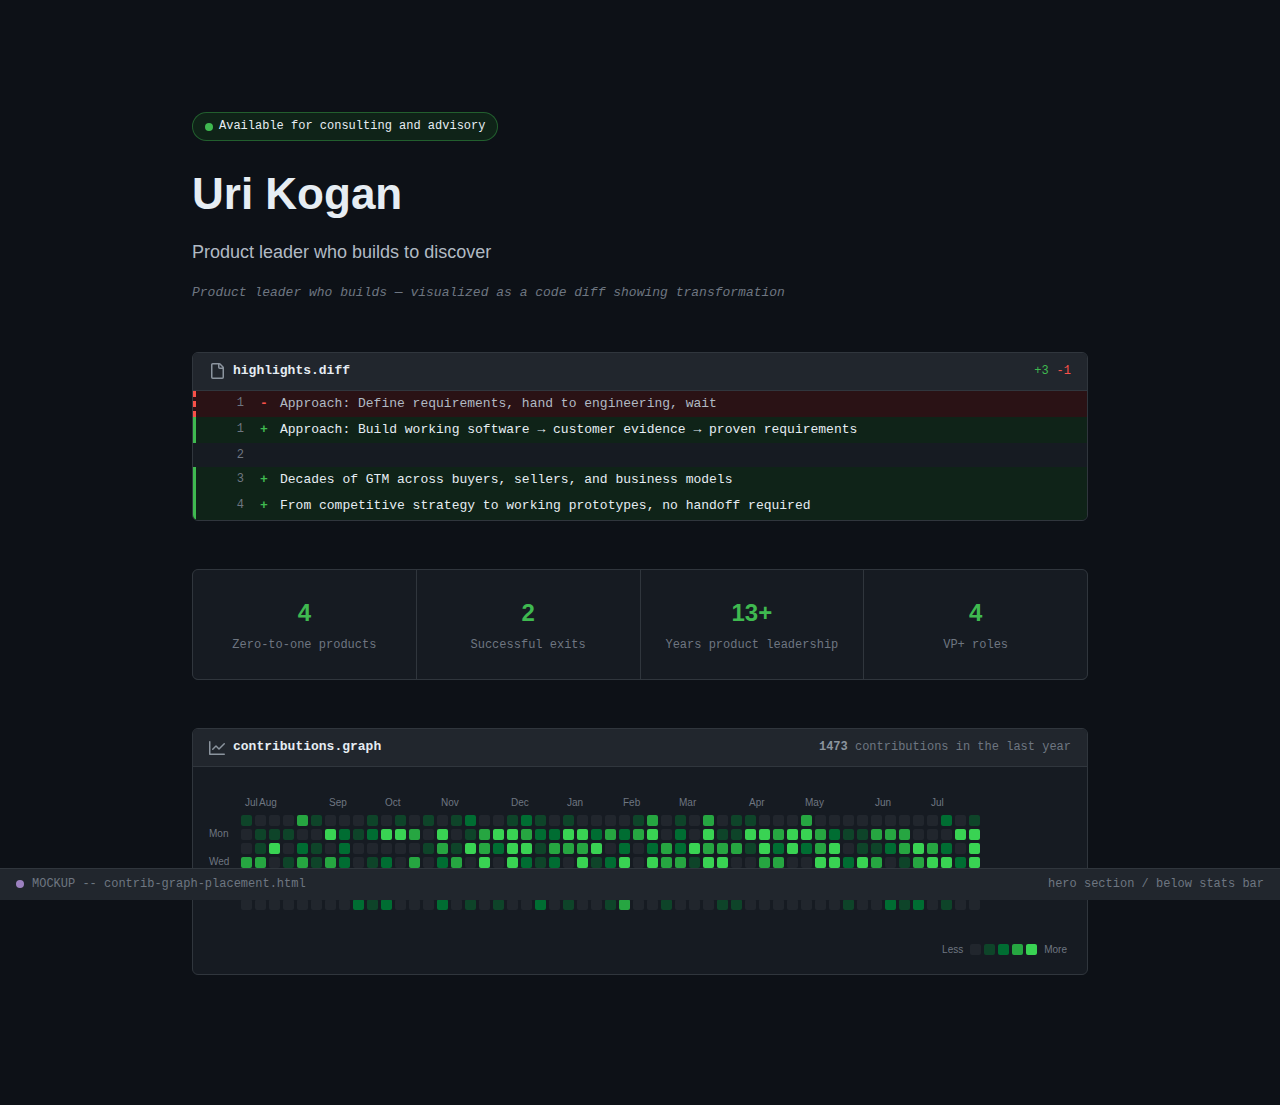
<file: mockups/contrib-graph-placement.html>
<!DOCTYPE html>
<html lang="en">
<head>
<meta charset="UTF-8">
<meta name="viewport" content="width=device-width, initial-scale=1.0">
<title>Contribution Graph Placement Mockup</title>
<style>
/* ============================================================
   CSS CUSTOM PROPERTIES (matched from v3-diff-view-evolved.html)
   ============================================================ */
:root {
  --bg-primary: #0d1117;
  --bg-secondary: #161b22;
  --bg-tertiary: #21262d;
  --bg-hover: #30363d;
  --border-primary: #30363d;
  --border-secondary: #21262d;
  --border-accent: #58a6ff;

  --diff-red-bg: #2a1215;
  --diff-red-bg-highlight: #3d1a1e;
  --diff-red-accent: #f85149;
  --diff-red-border: #f8514966;
  --diff-green-bg: #0f2318;
  --diff-green-bg-highlight: #163d28;
  --diff-green-accent: #3fb950;
  --diff-green-border: #3fb95066;

  --text-primary: #e6edf3;
  --text-secondary: #b1bac4;
  --text-tertiary: #8b949e;
  --text-muted: #6e7681;
  --text-link: #58a6ff;
  --text-accent: #d2a8ff;

  --font-mono: 'SF Mono', 'Cascadia Code', 'Fira Code', 'JetBrains Mono', Consolas, monospace;
  --font-sans: -apple-system, BlinkMacSystemFont, 'Segoe UI', Helvetica, Arial, sans-serif;
  --font-size-xs: 0.75rem;
  --font-size-sm: 0.8125rem;
  --font-size-base: 0.9375rem;
  --font-size-lg: 1.125rem;
  --font-size-xl: 1.5rem;
  --font-size-2xl: 2rem;
  --font-size-3xl: 2.75rem;
  --line-height-tight: 1.3;
  --line-height-normal: 1.6;

  --space-xs: 0.25rem;
  --space-sm: 0.5rem;
  --space-md: 1rem;
  --space-lg: 1.5rem;
  --space-xl: 2rem;
  --space-2xl: 3rem;
  --space-3xl: 4rem;

  --content-max-width: 960px;
  --transition-fast: 150ms ease;
  --transition-normal: 250ms ease;
  --radius-sm: 4px;
  --radius-md: 6px;
  --radius-lg: 8px;
}

/* ============================================================
   RESET & BASE
   ============================================================ */
*, *::before, *::after { box-sizing: border-box; margin: 0; padding: 0; }
html { scroll-behavior: smooth; -webkit-text-size-adjust: 100%; }

body {
  font-family: var(--font-mono);
  font-size: var(--font-size-base);
  line-height: var(--line-height-normal);
  color: var(--text-primary);
  background-color: var(--bg-primary);
  overflow-x: hidden;
}

::selection { background: #264f78; color: #fff; }

/* Custom scrollbar */
::-webkit-scrollbar { width: 10px; height: 10px; }
::-webkit-scrollbar-track { background: var(--bg-primary); }
::-webkit-scrollbar-thumb { background: var(--bg-hover); border-radius: 5px; border: 2px solid var(--bg-primary); }
::-webkit-scrollbar-thumb:hover { background: #484f58; }

/* ============================================================
   LAYOUT
   ============================================================ */
.page {
  max-width: var(--content-max-width);
  margin: 0 auto;
  padding: var(--space-2xl) var(--space-xl);
}

/* ============================================================
   HERO
   ============================================================ */
.hero { padding: var(--space-3xl) 0 var(--space-2xl); }

.hero__badge {
  display: inline-flex; align-items: center; gap: 6px;
  font-size: var(--font-size-xs); color: var(--text-primary);
  background: var(--diff-green-bg); border: 1px solid var(--diff-green-border);
  padding: 4px 12px; border-radius: 999px; margin-bottom: var(--space-lg);
}
.hero__badge::before {
  content: ''; width: 8px; height: 8px; border-radius: 50%;
  background: var(--diff-green-accent); animation: pulse 2s ease-in-out infinite;
}
@keyframes pulse { 0%, 100% { opacity: 0.6; } 50% { opacity: 1; } }

.hero__name {
  font-family: var(--font-sans); font-size: var(--font-size-3xl);
  font-weight: 700; color: var(--text-primary);
  line-height: var(--line-height-tight); margin-bottom: var(--space-md);
}
.hero__subtitle {
  font-size: var(--font-size-lg); color: var(--text-secondary);
  margin-bottom: var(--space-md); max-width: 640px; font-family: var(--font-sans);
  line-height: var(--line-height-normal);
}
.hero__explainer {
  font-size: var(--font-size-sm); color: var(--text-muted);
  margin-bottom: var(--space-2xl); font-style: italic;
}

/* ============================================================
   DIFF BLOCKS
   ============================================================ */
.diff-block {
  background: var(--bg-secondary); border: 1px solid var(--border-primary);
  border-radius: var(--radius-md); overflow: hidden; margin-bottom: var(--space-xl);
}
.diff-block__header {
  display: flex; align-items: center; gap: var(--space-sm);
  padding: var(--space-sm) var(--space-md); background: var(--bg-tertiary);
  border-bottom: 1px solid var(--border-primary); font-size: var(--font-size-sm);
  color: var(--text-tertiary);
}
.diff-block__header-icon {
  width: 16px; height: 16px; flex-shrink: 0;
  color: var(--text-tertiary);
}
.diff-block__filename { color: var(--text-primary); font-weight: 600; }
.diff-block__stats { margin-left: auto; display: flex; gap: var(--space-sm); font-size: var(--font-size-xs); }
.diff-block__additions { color: var(--diff-green-accent); }
.diff-block__deletions { color: var(--diff-red-accent); }

.diff-line {
  display: flex; padding: 2px var(--space-md); font-size: var(--font-size-sm);
  line-height: 1.7; border-left: 3px solid transparent;
}
.diff-line--removed {
  background: var(--diff-red-bg); border-left-color: var(--diff-red-accent);
  color: var(--text-secondary); border-left-style: dashed;
}
.diff-line--added {
  background: var(--diff-green-bg); border-left-color: var(--diff-green-accent);
  color: var(--text-primary); border-left-style: solid;
}
.diff-line--context { color: var(--text-tertiary); }
.diff-line__number {
  width: 48px; flex-shrink: 0; color: var(--text-muted);
  text-align: right; padding-right: var(--space-md);
  user-select: none; font-size: var(--font-size-xs);
}
.diff-line__prefix {
  width: 20px; flex-shrink: 0; user-select: none; font-weight: 700;
}
.diff-line--removed .diff-line__prefix { color: var(--diff-red-accent); }
.diff-line--added .diff-line__prefix { color: var(--diff-green-accent); }
.diff-line__content { flex: 1; white-space: pre-wrap; word-break: break-word; }

/* ============================================================
   STATS BAR
   ============================================================ */
.stats-bar {
  display: grid; grid-template-columns: repeat(auto-fit, minmax(140px, 1fr));
  gap: 1px; background: var(--border-primary); border: 1px solid var(--border-primary);
  border-radius: var(--radius-md); overflow: hidden; margin: var(--space-2xl) 0;
}
.stat-cell {
  background: var(--bg-secondary); padding: var(--space-lg) var(--space-md);
  text-align: center; transition: background var(--transition-fast);
}
.stat-cell:hover { background: var(--bg-tertiary); }
.stat-cell__value {
  font-size: var(--font-size-xl); font-weight: 700;
  color: var(--diff-green-accent); display: block; font-family: var(--font-sans);
}
.stat-cell__label {
  font-size: var(--font-size-xs); color: var(--text-muted); margin-top: 4px; display: block;
}

/* ============================================================
   CONTRIBUTION GRAPH
   ============================================================ */
.contrib-graph {
  background: var(--bg-secondary);
  border: 1px solid var(--border-primary);
  border-radius: var(--radius-md);
  overflow: hidden;
  margin-bottom: var(--space-xl);
}

.contrib-graph__header {
  display: flex;
  align-items: center;
  gap: var(--space-sm);
  padding: var(--space-sm) var(--space-md);
  background: var(--bg-tertiary);
  border-bottom: 1px solid var(--border-primary);
  font-size: var(--font-size-sm);
  color: var(--text-tertiary);
}

.contrib-graph__header-icon {
  width: 16px;
  height: 16px;
  flex-shrink: 0;
  color: var(--text-tertiary);
}

.contrib-graph__filename {
  color: var(--text-primary);
  font-weight: 600;
}

.contrib-graph__count {
  margin-left: auto;
  font-size: var(--font-size-xs);
  color: var(--text-muted);
}

.contrib-graph__count strong {
  color: var(--text-tertiary);
  font-weight: 600;
}

.contrib-graph__body {
  padding: var(--space-lg) var(--space-md);
  overflow-x: auto;
  overflow-y: hidden;
}

/* The graph wrapper holds day labels + grid + month labels */
.contrib-graph__wrapper {
  display: inline-flex;
  flex-direction: column;
  gap: var(--space-xs);
  min-width: max-content;
}

/* Month labels row */
.contrib-graph__months {
  display: flex;
  padding-left: 36px; /* offset for day labels column */
  font-size: 10px;
  color: var(--text-muted);
  user-select: none;
}

.contrib-graph__month-label {
  text-align: left;
  font-family: var(--font-sans);
}

/* Main grid area: day labels + cells */
.contrib-graph__grid-area {
  display: flex;
  gap: var(--space-xs);
}

/* Day of week labels */
.contrib-graph__day-labels {
  display: flex;
  flex-direction: column;
  justify-content: space-between;
  width: 28px;
  flex-shrink: 0;
  padding: 0;
  font-size: 10px;
  color: var(--text-muted);
  font-family: var(--font-sans);
  user-select: none;
}

.contrib-graph__day-label {
  height: 11px;
  display: flex;
  align-items: center;
  line-height: 1;
}

/* The grid of cells */
.contrib-graph__grid {
  display: grid;
  grid-template-rows: repeat(7, 11px);
  grid-auto-flow: column;
  grid-auto-columns: 11px;
  gap: 3px;
}

.contrib-graph__cell {
  width: 11px;
  height: 11px;
  border-radius: 2px;
  outline: 1px solid rgba(27, 31, 35, 0.06);
  cursor: pointer;
  transition: transform 80ms ease, outline-color 80ms ease;
  position: relative;
}

.contrib-graph__cell:hover {
  transform: scale(1.35);
  outline-color: var(--text-muted);
  z-index: 2;
}

.contrib-graph__cell--level-0 { background: #21262d; }
.contrib-graph__cell--level-1 { background: #0e4429; }
.contrib-graph__cell--level-2 { background: #006d32; }
.contrib-graph__cell--level-3 { background: #26a641; }
.contrib-graph__cell--level-4 { background: #39d353; }

/* Footer: legend */
.contrib-graph__footer {
  display: flex;
  align-items: center;
  justify-content: flex-end;
  gap: var(--space-sm);
  padding: var(--space-sm) var(--space-md) var(--space-md);
  font-size: 10px;
  color: var(--text-muted);
  font-family: var(--font-sans);
  user-select: none;
}

.contrib-graph__legend {
  display: flex;
  align-items: center;
  gap: 3px;
}

.contrib-graph__legend-label {
  margin: 0 4px;
}

.contrib-graph__legend-cell {
  width: 11px;
  height: 11px;
  border-radius: 2px;
}

/* ============================================================
   TOOLTIP
   ============================================================ */
.contrib-tooltip {
  position: fixed;
  pointer-events: none;
  z-index: 1000;
  background: var(--bg-tertiary);
  border: 1px solid var(--border-primary);
  border-radius: var(--radius-sm);
  padding: 6px 10px;
  font-size: 11px;
  font-family: var(--font-sans);
  color: var(--text-primary);
  white-space: nowrap;
  opacity: 0;
  transition: opacity 100ms ease;
  box-shadow: 0 4px 12px rgba(0, 0, 0, 0.4);
}

.contrib-tooltip--visible {
  opacity: 1;
}

.contrib-tooltip__count {
  font-weight: 600;
}

.contrib-tooltip__date {
  color: var(--text-muted);
}

/* ============================================================
   MOCKUP ANNOTATION
   ============================================================ */
.mockup-annotation {
  position: fixed;
  bottom: 0;
  left: 0;
  right: 0;
  background: var(--bg-tertiary);
  border-top: 1px solid var(--border-primary);
  padding: 6px var(--space-md);
  font-size: var(--font-size-xs);
  color: var(--text-muted);
  display: flex;
  align-items: center;
  justify-content: space-between;
  z-index: 100;
}

.mockup-annotation__label {
  display: flex;
  align-items: center;
  gap: var(--space-sm);
}

.mockup-annotation__dot {
  width: 8px;
  height: 8px;
  border-radius: 50%;
  background: var(--text-accent);
  opacity: 0.7;
}

/* ============================================================
   RESPONSIVE
   ============================================================ */
@media (max-width: 768px) {
  .page { padding: var(--space-lg) var(--space-md); }
  .hero__name { font-size: var(--font-size-2xl); }
  .stats-bar { grid-template-columns: repeat(2, 1fr); }
  .diff-line__number { width: 32px; font-size: 10px; }
}

@media (max-width: 480px) {
  .stats-bar { grid-template-columns: 1fr 1fr; }
  .hero__name { font-size: 1.6rem; }
  .diff-line { font-size: var(--font-size-xs); }
}
</style>
</head>
<body>

<!-- Tooltip element (moved by JS) -->
<div class="contrib-tooltip" id="contrib-tooltip" aria-hidden="true">
  <span class="contrib-tooltip__count" id="tooltip-count"></span>
  <span class="contrib-tooltip__date" id="tooltip-date"></span>
</div>

<div class="page">
  <div class="hero">

    <!-- Badge -->
    <div class="hero__badge" aria-label="Status: Available for consulting and advisory">Available for consulting and advisory</div>

    <!-- Name & subtitle -->
    <h1 class="hero__name">Uri Kogan</h1>
    <p class="hero__subtitle">Product leader who builds to discover</p>
    <p class="hero__explainer">Product leader who builds &mdash; visualized as a code diff showing transformation</p>

    <!-- Hero diff block -->
    <div class="diff-block" aria-label="Highlights">
      <div class="diff-block__header">
        <!-- File icon SVG -->
        <svg class="diff-block__header-icon" viewBox="0 0 16 16" fill="currentColor" aria-hidden="true">
          <path d="M2 1.75C2 .784 2.784 0 3.75 0h6.586c.464 0 .909.184 1.237.513l2.914 2.914c.329.328.513.773.513 1.237v9.586A1.75 1.75 0 0 1 13.25 16h-9.5A1.75 1.75 0 0 1 2 14.25Zm1.75-.25a.25.25 0 0 0-.25.25v12.5c0 .138.112.25.25.25h9.5a.25.25 0 0 0 .25-.25V6h-2.75A1.75 1.75 0 0 1 9 4.25V1.5Zm6.75.062V4.25c0 .138.112.25.25.25h2.688l-.011-.013-2.914-2.914-.013-.011Z"/>
        </svg>
        <span class="diff-block__filename">highlights.diff</span>
        <div class="diff-block__stats">
          <span class="diff-block__additions" aria-label="3 additions">+3</span>
          <span class="diff-block__deletions" aria-label="1 deletion">-1</span>
        </div>
      </div>
      <div class="diff-block__body">
        <div class="diff-line diff-line--removed" aria-label="Removed line">
          <span class="diff-line__number">1</span>
          <span class="diff-line__prefix">-</span>
          <span class="diff-line__content">Approach: Define requirements, hand to engineering, wait</span>
        </div>
        <div class="diff-line diff-line--added" aria-label="Added line">
          <span class="diff-line__number">1</span>
          <span class="diff-line__prefix">+</span>
          <span class="diff-line__content">Approach: Build working software &rarr; customer evidence &rarr; proven requirements</span>
        </div>
        <div class="diff-line diff-line--context">
          <span class="diff-line__number">2</span>
          <span class="diff-line__prefix"></span>
          <span class="diff-line__content"></span>
        </div>
        <div class="diff-line diff-line--added" aria-label="Added line">
          <span class="diff-line__number">3</span>
          <span class="diff-line__prefix">+</span>
          <span class="diff-line__content">Decades of GTM across buyers, sellers, and business models</span>
        </div>
        <div class="diff-line diff-line--added" aria-label="Added line">
          <span class="diff-line__number">4</span>
          <span class="diff-line__prefix">+</span>
          <span class="diff-line__content">From competitive strategy to working prototypes, no handoff required</span>
        </div>
      </div>
    </div>

    <!-- Stats bar -->
    <div class="stats-bar" aria-label="Key metrics">
      <div class="stat-cell">
        <span class="stat-cell__value" data-target="4">0</span>
        <span class="stat-cell__label">Zero-to-one products</span>
      </div>
      <div class="stat-cell">
        <span class="stat-cell__value" data-target="2">0</span>
        <span class="stat-cell__label">Successful exits</span>
      </div>
      <div class="stat-cell">
        <span class="stat-cell__value" data-target="15" data-suffix="+">0</span>
        <span class="stat-cell__label">Years product leadership</span>
      </div>
      <div class="stat-cell">
        <span class="stat-cell__value" data-target="5">0</span>
        <span class="stat-cell__label">VP+ roles</span>
      </div>
    </div>

    <!-- ============================================================
         CONTRIBUTION GRAPH
         This is the component being evaluated for placement.
         It uses the same diff-block card pattern as the rest of
         the site to feel native to the design system.
         ============================================================ -->
    <div class="contrib-graph" aria-label="Contribution activity graph">
      <div class="contrib-graph__header">
        <!-- Activity/graph SVG icon -->
        <svg class="contrib-graph__header-icon" viewBox="0 0 16 16" fill="currentColor" aria-hidden="true">
          <path d="M1.5 1.75V13.5h13.75a.75.75 0 0 1 0 1.5H.75a.75.75 0 0 1-.75-.75V1.75a.75.75 0 0 1 1.5 0Zm14.28 2.53-5.25 5.25a.75.75 0 0 1-1.06 0L7 7.06 4.28 9.78a.751.751 0 0 1-1.042-.018.751.751 0 0 1-.018-1.042l3.25-3.25a.75.75 0 0 1 1.06 0L10 7.94l4.72-4.72a.751.751 0 0 1 1.042.018.751.751 0 0 1 .018 1.042Z"/>
        </svg>
        <span class="contrib-graph__filename">contributions.graph</span>
        <span class="contrib-graph__count" id="contrib-count">
          <strong id="contrib-total">0</strong> contributions in the last year
        </span>
      </div>

      <div class="contrib-graph__body">
        <div class="contrib-graph__wrapper">
          <!-- Month labels (populated by JS) -->
          <div class="contrib-graph__months" id="month-labels" aria-hidden="true"></div>

          <div class="contrib-graph__grid-area">
            <!-- Day of week labels -->
            <div class="contrib-graph__day-labels" aria-hidden="true">
              <div class="contrib-graph__day-label"></div>
              <div class="contrib-graph__day-label">Mon</div>
              <div class="contrib-graph__day-label"></div>
              <div class="contrib-graph__day-label">Wed</div>
              <div class="contrib-graph__day-label"></div>
              <div class="contrib-graph__day-label">Fri</div>
              <div class="contrib-graph__day-label"></div>
            </div>

            <!-- Grid of cells (populated by JS) -->
            <div class="contrib-graph__grid" id="contrib-grid" role="group" aria-label="Contribution cells"></div>
          </div>
        </div>
      </div>

      <div class="contrib-graph__footer">
        <div class="contrib-graph__legend">
          <span class="contrib-graph__legend-label">Less</span>
          <div class="contrib-graph__legend-cell" style="background: #21262d;"></div>
          <div class="contrib-graph__legend-cell" style="background: #0e4429;"></div>
          <div class="contrib-graph__legend-cell" style="background: #006d32;"></div>
          <div class="contrib-graph__legend-cell" style="background: #26a641;"></div>
          <div class="contrib-graph__legend-cell" style="background: #39d353;"></div>
          <span class="contrib-graph__legend-label">More</span>
        </div>
      </div>
    </div>

  </div>
</div>

<!-- Status bar annotation -->
<div class="mockup-annotation" aria-hidden="true">
  <div class="mockup-annotation__label">
    <span class="mockup-annotation__dot"></span>
    MOCKUP -- contrib-graph-placement.html
  </div>
  <span>hero section / below stats bar</span>
</div>

<script>
(function () {
  'use strict';

  // ============================================================
  // DATA GENERATION
  // Generate 365 days of contribution data ending today.
  // Activity is sparse before Aug 2025 and concentrated after.
  // ============================================================

  var TOTAL_DAYS = 371; // 53 full weeks = 371 days
  var today = new Date();
  // Snap end date to the most recent Saturday (end of week in GitHub's graph)
  var endDate = new Date(today);
  var dayOfWeek = endDate.getDay();
  // GitHub weeks run Sun-Sat. We want the grid to end on the current Saturday.
  if (dayOfWeek < 6) {
    endDate.setDate(endDate.getDate() + (6 - dayOfWeek));
  }

  var startDate = new Date(endDate);
  startDate.setDate(startDate.getDate() - TOTAL_DAYS + 1);

  // Seeded pseudo-random for consistent results per session
  var seed = 42;
  function seededRandom() {
    seed = (seed * 16807) % 2147483647;
    return (seed - 1) / 2147483646;
  }

  /**
   * Weight function: determines how active a given date is.
   * - Before Aug 2025: low activity (mostly 0, occasional 1)
   * - Aug-Oct 2025: ramp up (mix of 0-2)
   * - Nov 2025 - Feb 2026: peak activity (0-4, weighted toward 2-4)
   * - Weekends are slightly less active
   */
  function getWeight(date) {
    var year = date.getFullYear();
    var month = date.getMonth(); // 0-indexed
    var dow = date.getDay(); // 0=Sun
    var isWeekend = (dow === 0 || dow === 6);

    var baseWeight;

    if (year < 2025 || (year === 2025 && month < 4)) {
      // Before May 2025: very sparse
      baseWeight = 0.08;
    } else if (year === 2025 && month >= 4 && month < 7) {
      // May-Jul 2025: light activity
      baseWeight = 0.2;
    } else if (year === 2025 && month >= 7 && month < 10) {
      // Aug-Oct 2025: ramping up
      baseWeight = 0.55;
    } else {
      // Nov 2025+: peak
      baseWeight = 0.8;
    }

    if (isWeekend) {
      baseWeight *= 0.4;
    }

    return baseWeight;
  }

  function generateLevel(date) {
    var w = getWeight(date);
    var r = seededRandom();

    if (r > w) return 0;

    // Among active days, distribute levels
    var r2 = seededRandom();
    if (w >= 0.7) {
      // Peak period: heavier toward 3-4
      if (r2 < 0.15) return 1;
      if (r2 < 0.35) return 2;
      if (r2 < 0.65) return 3;
      return 4;
    } else if (w >= 0.4) {
      // Ramp period
      if (r2 < 0.3) return 1;
      if (r2 < 0.6) return 2;
      if (r2 < 0.85) return 3;
      return 4;
    } else {
      // Low period
      if (r2 < 0.6) return 1;
      if (r2 < 0.85) return 2;
      return 3;
    }
  }

  // Generate the data
  var contributionData = [];
  var totalContributions = 0;
  var contributionCounts = []; // parallel array of fake "count" for tooltips

  for (var i = 0; i < TOTAL_DAYS; i++) {
    var date = new Date(startDate);
    date.setDate(date.getDate() + i);
    var level = generateLevel(date);

    // Generate a plausible count for the tooltip
    var count = 0;
    if (level === 1) count = Math.floor(seededRandom() * 3) + 1;      // 1-3
    else if (level === 2) count = Math.floor(seededRandom() * 4) + 4;  // 4-7
    else if (level === 3) count = Math.floor(seededRandom() * 5) + 8;  // 8-12
    else if (level === 4) count = Math.floor(seededRandom() * 8) + 13; // 13-20

    totalContributions += count;
    contributionData.push({ date: date, level: level, count: count });
  }

  // ============================================================
  // RENDER GRID
  // ============================================================

  var grid = document.getElementById('contrib-grid');

  var MONTH_NAMES = ['Jan', 'Feb', 'Mar', 'Apr', 'May', 'Jun',
                     'Jul', 'Aug', 'Sep', 'Oct', 'Nov', 'Dec'];

  // Track which weeks correspond to which months (for month labels)
  var weekMonths = []; // index = week column, value = month of first day of that week
  var currentWeek = -1;

  for (var i = 0; i < contributionData.length; i++) {
    var d = contributionData[i];
    var weekIndex = Math.floor(i / 7);

    if (weekIndex !== currentWeek) {
      currentWeek = weekIndex;
      weekMonths.push(d.date.getMonth());
    }

    var cell = document.createElement('div');
    cell.className = 'contrib-graph__cell contrib-graph__cell--level-' + d.level;
    cell.setAttribute('data-date', formatDate(d.date));
    cell.setAttribute('data-count', d.count);
    cell.setAttribute('data-level', d.level);
    cell.setAttribute('role', 'gridcell');
    cell.setAttribute('tabindex', '-1');
    cell.setAttribute('aria-label', d.count + ' contributions on ' + formatDate(d.date));
    grid.appendChild(cell);
  }

  // ============================================================
  // RENDER MONTH LABELS
  // Position labels at the start of each new month.
  // ============================================================

  var monthLabelsContainer = document.getElementById('month-labels');

  // Cell size = 11px, gap = 3px, so each column is 14px wide
  var COL_WIDTH = 14;

  var lastMonth = -1;
  for (var w = 0; w < weekMonths.length; w++) {
    if (weekMonths[w] !== lastMonth) {
      var label = document.createElement('span');
      label.className = 'contrib-graph__month-label';
      label.textContent = MONTH_NAMES[weekMonths[w]];

      // Calculate how many columns until the next month change (or end)
      var spanCols = 0;
      for (var w2 = w; w2 < weekMonths.length && weekMonths[w2] === weekMonths[w]; w2++) {
        spanCols++;
      }

      label.style.width = (spanCols * COL_WIDTH) + 'px';
      monthLabelsContainer.appendChild(label);
      lastMonth = weekMonths[w];
    }
  }

  // ============================================================
  // SET TOTAL COUNT
  // ============================================================

  document.getElementById('contrib-total').textContent = totalContributions;

  // ============================================================
  // TOOLTIP
  // ============================================================

  var tooltip = document.getElementById('contrib-tooltip');
  var tooltipCount = document.getElementById('tooltip-count');
  var tooltipDate = document.getElementById('tooltip-date');

  grid.addEventListener('mouseover', function (e) {
    var cell = e.target.closest('.contrib-graph__cell');
    if (!cell) return;

    var count = parseInt(cell.getAttribute('data-count'), 10);
    var dateStr = cell.getAttribute('data-date');

    if (count === 0) {
      tooltipCount.textContent = 'No contributions';
    } else if (count === 1) {
      tooltipCount.textContent = '1 contribution';
    } else {
      tooltipCount.textContent = count + ' contributions';
    }
    tooltipDate.textContent = ' on ' + formatDateLong(dateStr);

    tooltip.classList.add('contrib-tooltip--visible');

    var rect = cell.getBoundingClientRect();
    tooltip.style.left = (rect.left + rect.width / 2 - tooltip.offsetWidth / 2) + 'px';
    tooltip.style.top = (rect.top - tooltip.offsetHeight - 8) + 'px';
  });

  grid.addEventListener('mouseout', function (e) {
    var cell = e.target.closest('.contrib-graph__cell');
    if (!cell) return;
    tooltip.classList.remove('contrib-tooltip--visible');
  });

  function formatDate(date) {
    var y = date.getFullYear();
    var m = String(date.getMonth() + 1).padStart(2, '0');
    var d = String(date.getDate()).padStart(2, '0');
    return y + '-' + m + '-' + d;
  }

  function formatDateLong(dateStr) {
    var parts = dateStr.split('-');
    var monthNames = ['January', 'February', 'March', 'April', 'May', 'June',
                      'July', 'August', 'September', 'October', 'November', 'December'];
    var monthIndex = parseInt(parts[1], 10) - 1;
    var day = parseInt(parts[2], 10);
    return monthNames[monthIndex] + ' ' + day + ', ' + parts[0];
  }

  // ============================================================
  // STAT COUNTER ANIMATION
  // ============================================================

  function animateCounters() {
    var counters = document.querySelectorAll('.stat-cell__value[data-target]');
    counters.forEach(function (el) {
      var target = parseInt(el.getAttribute('data-target'), 10);
      var suffix = el.getAttribute('data-suffix') || '';
      var duration = 800;
      var startTime = null;

      function step(timestamp) {
        if (!startTime) startTime = timestamp;
        var progress = Math.min((timestamp - startTime) / duration, 1);
        // Ease out cubic
        var eased = 1 - Math.pow(1 - progress, 3);
        var current = Math.round(eased * target);
        el.textContent = current + suffix;
        if (progress < 1) {
          requestAnimationFrame(step);
        }
      }

      requestAnimationFrame(step);
    });
  }

  // Also animate the contribution total
  function animateContribTotal() {
    var el = document.getElementById('contrib-total');
    var target = totalContributions;
    var duration = 1200;
    var startTime = null;

    function step(timestamp) {
      if (!startTime) startTime = timestamp;
      var progress = Math.min((timestamp - startTime) / duration, 1);
      var eased = 1 - Math.pow(1 - progress, 3);
      el.textContent = Math.round(eased * target);
      if (progress < 1) {
        requestAnimationFrame(step);
      }
    }

    requestAnimationFrame(step);
  }

  // Trigger animations after a short delay so the page feels loaded
  setTimeout(function () {
    animateCounters();
    animateContribTotal();
  }, 300);

})();
</script>
</body>
</html>
</file>
